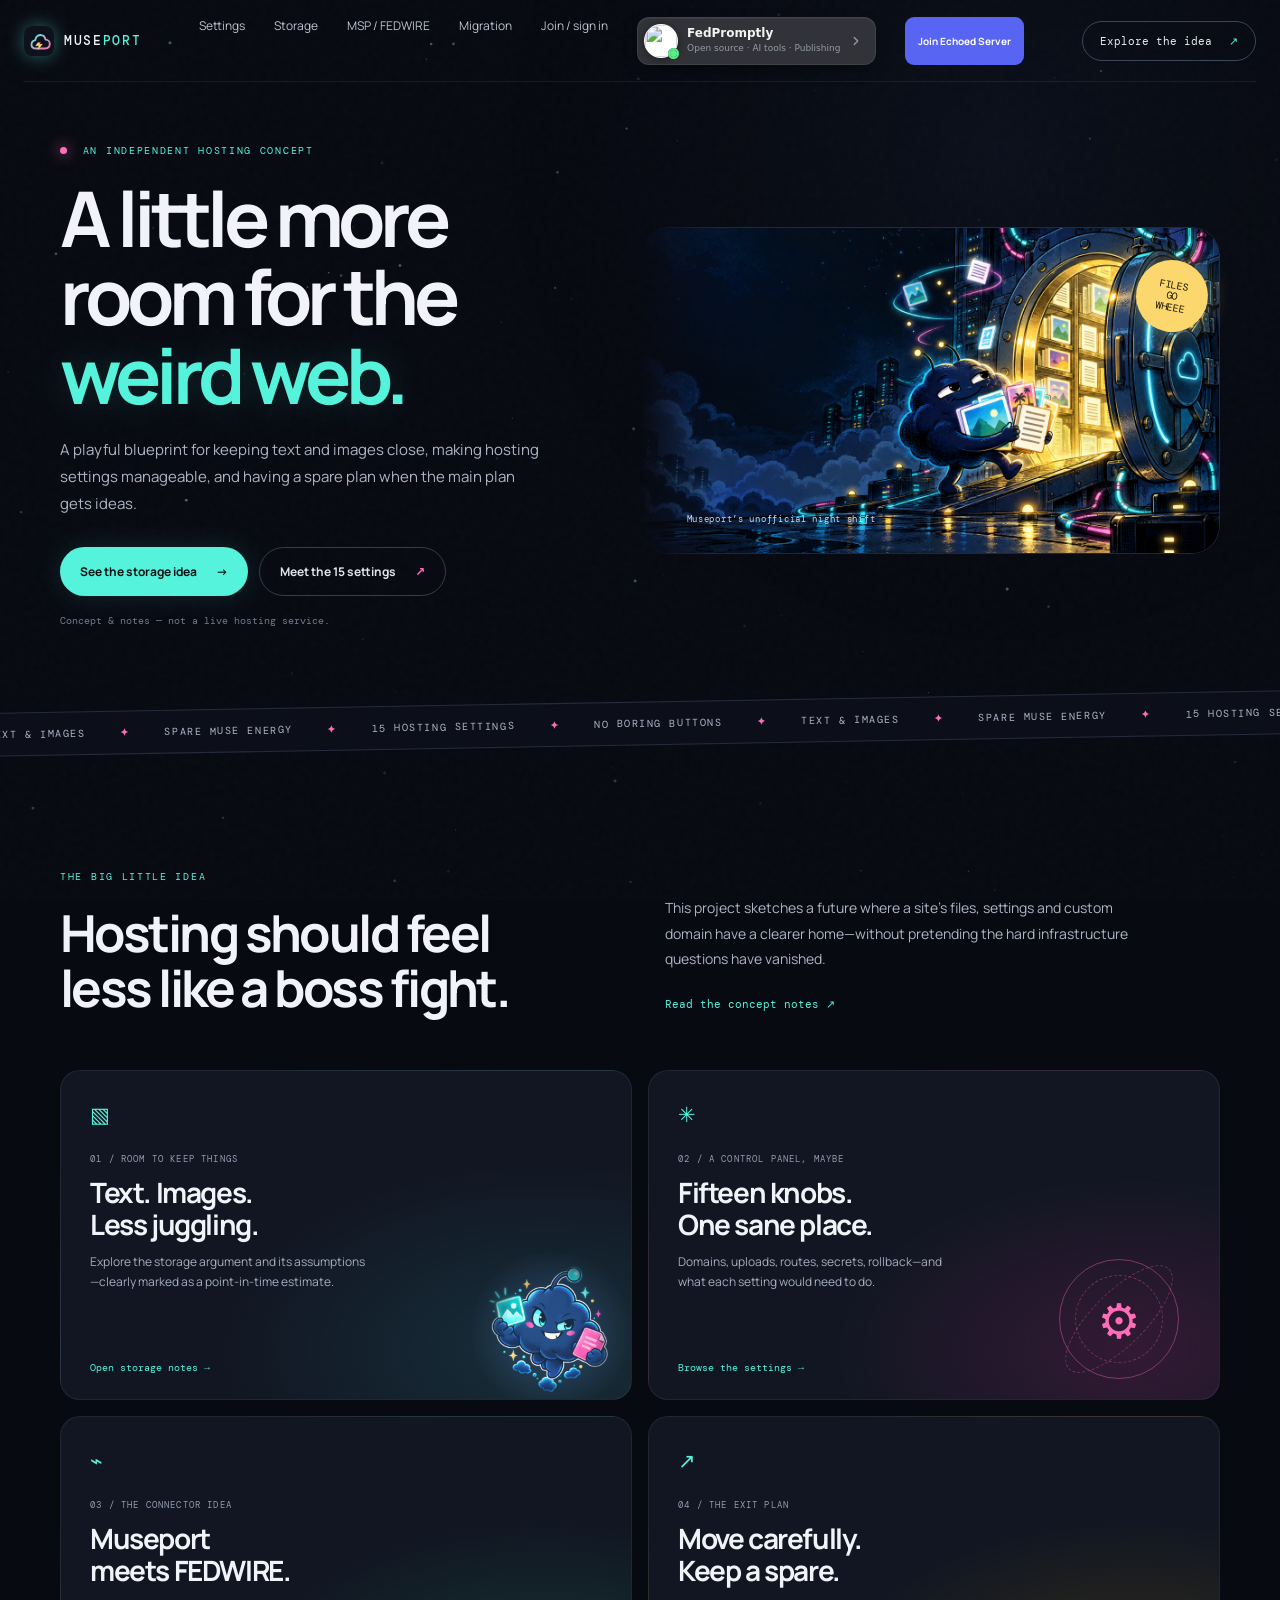
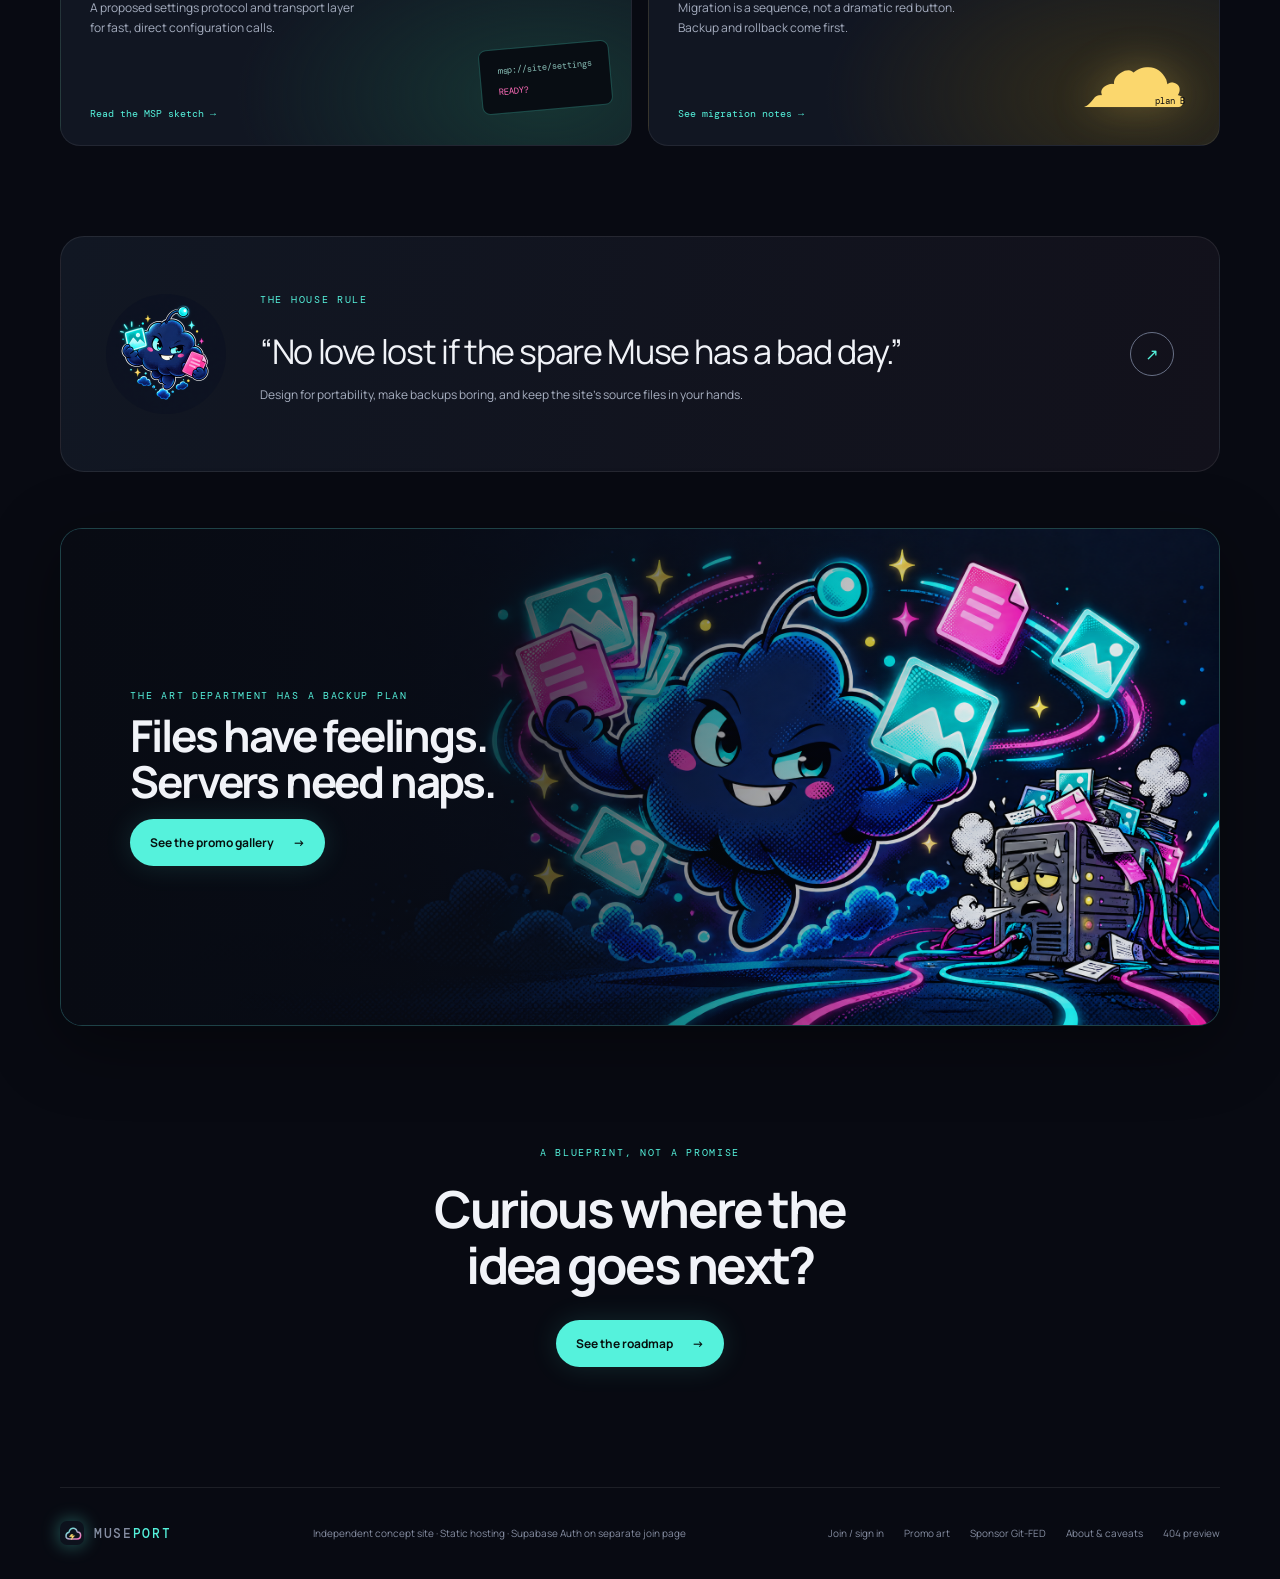
<file: index.html>
<!doctype html>
<html lang="en">
<head>
  <meta charset="utf-8"><meta name="viewport" content="width=device-width, initial-scale=1">
  <meta name="theme-color" content="#080a12"><meta name="description" content="Muse Hosting — a playful proposal for portable text and image hosting, Museport settings, and a spare-Muse fallback.">
  <title>Muse Hosting — A little more room for the weird web</title>
  <link rel="icon" type="image/svg+xml" href="assets/favicon.svg"><link rel="stylesheet" href="assets/site.css">
</head>
<body>
  <canvas class="starfield" aria-hidden="true"></canvas><div class="grain" aria-hidden="true"></div>
  <header class="topbar"><a class="brand" href="index.html" aria-label="Muse Hosting home"><img src="assets/favicon.svg" alt="" width="30" height="30"><span>MUSE<span class="brand-light">PORT</span></span></a>
    <nav aria-label="Main navigation"><a href="settings.html">Settings</a><a href="storage.html">Storage</a><a href="protocol.html">MSP / FEDWIRE</a><a href="migration.html">Migration</a><a href="join.html">Join / sign in</a><fedpromptly-invite></fedpromptly-invite><a class="echoed-server-link" href="https://preview.echoed.gg/server/65dd48216ed48ac1856e" target="_blank" rel="noopener noreferrer">Join Echoed Server</a></nav>
    <a class="nav-cta" href="roadmap.html">Explore the idea <span>↗</span></a>
  </header>
  <main>
    <section class="hero wrap"><div class="hero-copy"><p class="eyebrow"><span class="pulse-dot"></span> AN INDEPENDENT HOSTING CONCEPT</p><h1>A little more<br>room for the <em>weird web.</em></h1><p class="lede">A playful blueprint for keeping text and images close, making hosting settings manageable, and having a spare plan when the main plan gets ideas.</p>
      <div class="hero-actions"><a class="button button-primary" href="storage.html">See the storage idea <span>→</span></a><a class="button button-quiet" href="settings.html">Meet the 15 settings <span>↗</span></a></div>
      <p class="tiny-note">Concept &amp; notes — not a live hosting service.</p>
    </div><div class="hero-art"><img src="assets/museport-hero.png" alt="A mischievous cloud mascot hauling files into a glowing archive vault"><div class="float-stamp">FILES<br>GO<br>WHEEE</div><div class="art-caption">Museport’s unofficial night shift</div></div></section>
    <section class="ticker" aria-label="Project highlights"><div class="ticker-track"><span>TEXT &amp; IMAGES</span><b>✦</b><span>SPARE MUSE ENERGY</span><b>✦</b><span>15 HOSTING SETTINGS</span><b>✦</b><span>NO BORING BUTTONS</span><b>✦</b><span>TEXT &amp; IMAGES</span><b>✦</b><span>SPARE MUSE ENERGY</span><b>✦</b><span>15 HOSTING SETTINGS</span><b>✦</b><span>NO BORING BUTTONS</span><b>✦</b></div></section>
    <section class="intro wrap"><div><p class="eyebrow">THE BIG LITTLE IDEA</p><h2>Hosting should feel<br>less like a boss fight.</h2></div><div class="intro-text"><p>This project sketches a future where a site’s files, settings and custom domain have a clearer home—without pretending the hard infrastructure questions have vanished.</p><a class="text-link" href="roadmap.html">Read the concept notes <span>↗</span></a></div></section>
    <section class="feature-grid wrap"><a class="feature-card card-a" href="storage.html"><div class="card-icon">▧</div><p class="card-kicker">01 / ROOM TO KEEP THINGS</p><h3>Text. Images.<br>Less juggling.</h3><p>Explore the storage argument and its assumptions—clearly marked as a point-in-time estimate.</p><span class="card-link">Open storage notes →</span><img class="card-mascot" src="assets/muse-mascot.png" alt="Smiling cloud holding files"></a>
      <a class="feature-card card-b" href="settings.html"><div class="card-icon">✳</div><p class="card-kicker">02 / A CONTROL PANEL, MAYBE</p><h3>Fifteen knobs.<br>One sane place.</h3><p>Domains, uploads, routes, secrets, rollback—and what each setting would need to do.</p><span class="card-link">Browse the settings →</span><div class="orbit-art" aria-hidden="true">⚙</div></a>
      <a class="feature-card card-c" href="protocol.html"><div class="card-icon">⌁</div><p class="card-kicker">03 / THE CONNECTOR IDEA</p><h3>Museport<br>meets FEDWIRE.</h3><p>A proposed settings protocol and transport layer for fast, direct configuration calls.</p><span class="card-link">Read the MSP sketch →</span><div class="mini-terminal" aria-hidden="true"><span>msp://site/settings</span><i>READY?</i></div></a>
      <a class="feature-card card-d" href="migration.html"><div class="card-icon">↗</div><p class="card-kicker">04 / THE EXIT PLAN</p><h3>Move carefully.<br>Keep a spare.</h3><p>Migration is a sequence, not a dramatic red button. Backup and rollback come first.</p><span class="card-link">See migration notes →</span><div class="tiny-cloud" aria-hidden="true">☁<small>plan B</small></div></a>
    </section>
    <section class="quote-band wrap"><img src="assets/muse-mascot.png" alt="Muse cloud mascot with a file card"><div><p class="eyebrow">THE HOUSE RULE</p><blockquote>“No love lost if the spare Muse has a bad day.”</blockquote><p class="quote-note">Design for portability, make backups boring, and keep the site’s source files in your hands.</p></div><a href="spare-muse.html" class="round-arrow" aria-label="Read spare Muse design notes">↗</a></section>
    <section class="promo-poster wrap"><img src="assets/promo-banner.png" alt="The cloud mascot juggles colorful web pages while a tiny overloaded server wheezes"><div class="promo-poster-copy"><p class="eyebrow">THE ART DEPARTMENT HAS A BACKUP PLAN</p><h2>Files have feelings.<br>Servers need naps.</h2><a class="button button-primary" href="promos.html">See the promo gallery <span>→</span></a></div></section>
    <section class="bottom-cta wrap"><p class="eyebrow">A BLUEPRINT, NOT A PROMISE</p><h2>Curious where the<br>idea goes next?</h2><a class="button button-primary" href="roadmap.html">See the roadmap <span>→</span></a></section>
  </main>
  <footer class="footer wrap"><a class="brand" href="index.html"><img src="assets/favicon.svg" alt="" width="24" height="24"><span>MUSE<span class="brand-light">PORT</span></span></a><p>Independent concept site · Static hosting · Supabase Auth on separate join page</p><div><a href="join.html">Join / sign in</a><a href="promos.html">Promo art</a><a href="sponsor.html">Sponsor Git-FED</a><a href="about.html">About &amp; caveats</a><a href="404.html">404 preview</a></div></footer>
  <script src="assets/site.js" defer></script><script src="assets/fedpromptly-invite.js" defer></script>
</body></html>
</file>
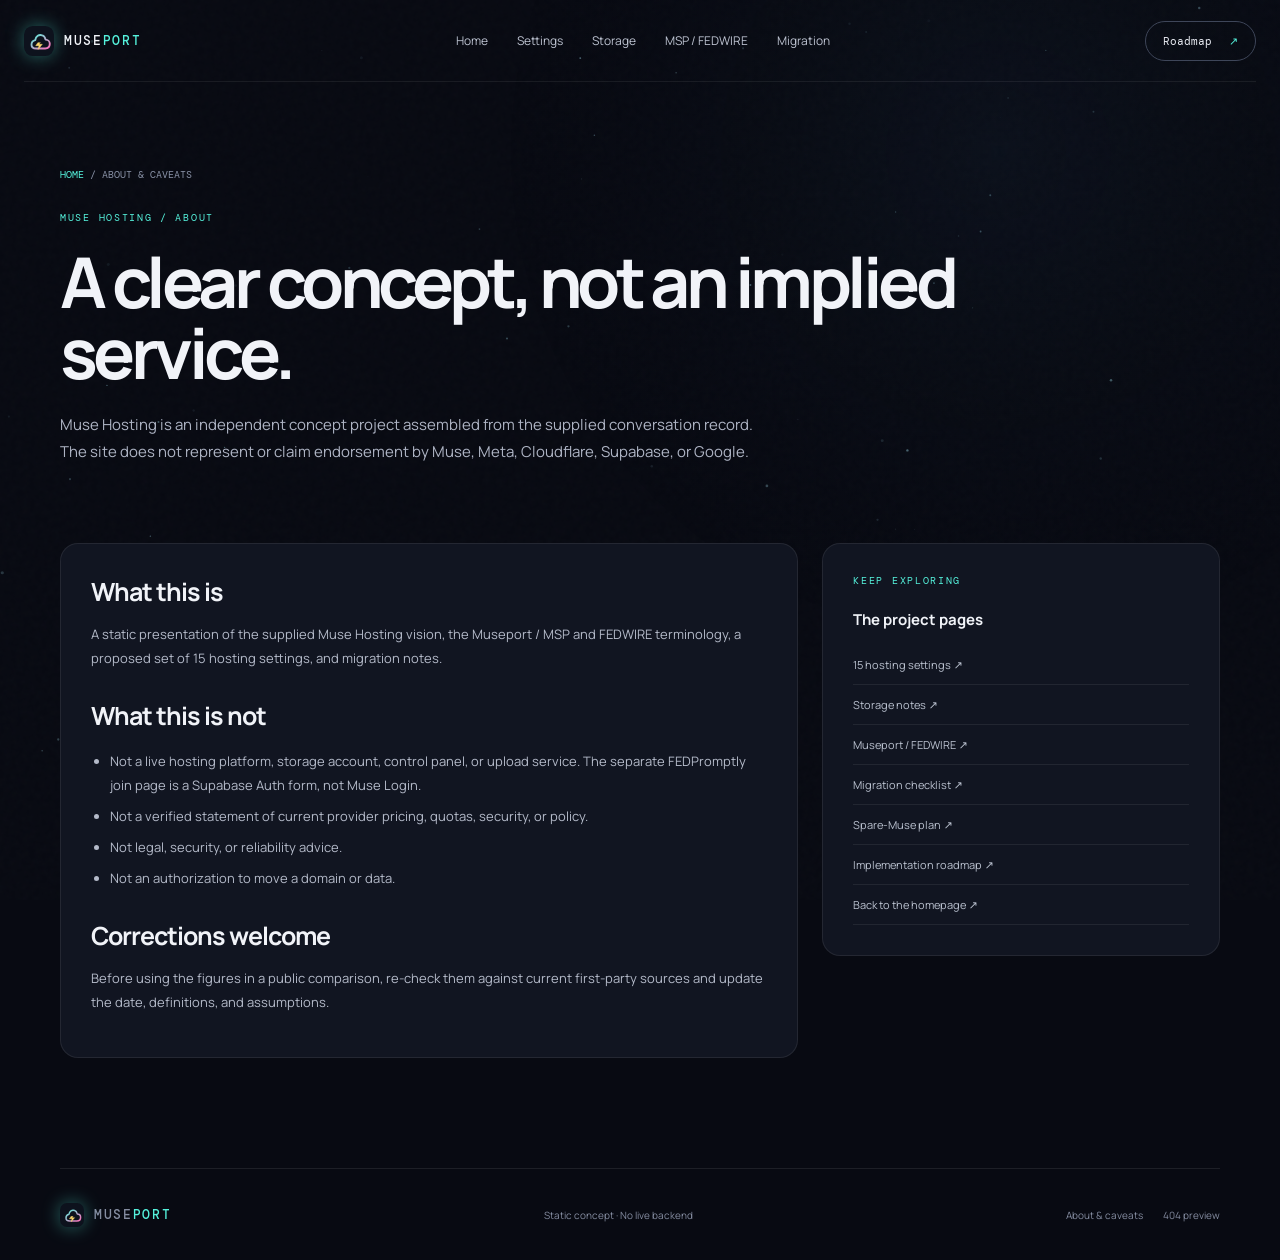
<file: about.html>
<!doctype html><html lang="en"><head><meta charset="utf-8"><meta name="viewport" content="width=device-width, initial-scale=1"><meta name="theme-color" content="#080a12"><title>About & Caveats — Muse Hosting</title><link rel="icon" type="image/svg+xml" href="assets/favicon.svg"><link rel="stylesheet" href="assets/site.css"></head><body><canvas class="starfield" aria-hidden="true"></canvas><div class="grain" aria-hidden="true"></div><header class="topbar"><a class="brand" href="index.html"><img src="assets/favicon.svg" width="30" height="30" alt=""><span>MUSE<span class="brand-light">PORT</span></span></a><nav aria-label="Main navigation"><a href="index.html">Home</a><a href="settings.html">Settings</a><a href="storage.html">Storage</a><a href="protocol.html">MSP / FEDWIRE</a><a href="migration.html">Migration</a></nav><a class="nav-cta" href="roadmap.html">Roadmap <span>↗</span></a></header><main class="wrap"><section class="subhero"><div class="breadcrumb"><a href="index.html">HOME</a> / ABOUT & CAVEATS</div><p class="eyebrow">MUSE HOSTING / ABOUT</p><h1>A clear concept, not an implied service.</h1><p class="lede">Muse Hosting is an independent concept project assembled from the supplied conversation record. The site does not represent or claim endorsement by Muse, Meta, Cloudflare, Supabase, or Google.</p></section><section class="content-grid"><article class="article"><h2>What this is</h2><p>A static presentation of the supplied Muse Hosting vision, the Museport / MSP and FEDWIRE terminology, a proposed set of 15 hosting settings, and migration notes.</p><h2>What this is not</h2><ul><li>Not a live hosting platform, storage account, control panel, or upload service. The separate FEDPromptly join page is a Supabase Auth form, not Muse Login.</li><li>Not a verified statement of current provider pricing, quotas, security, or policy.</li><li>Not legal, security, or reliability advice.</li><li>Not an authorization to move a domain or data.</li></ul><h2>Corrections welcome</h2><p>Before using the figures in a public comparison, re-check them against current first-party sources and update the date, definitions, and assumptions.</p></article><aside class="side-card"><p class="eyebrow">KEEP EXPLORING</p><h3>The project pages</h3><a href="settings.html">15 hosting settings ↗</a><a href="storage.html">Storage notes ↗</a><a href="protocol.html">Museport / FEDWIRE ↗</a><a href="migration.html">Migration checklist ↗</a><a href="spare-muse.html">Spare-Muse plan ↗</a><a href="roadmap.html">Implementation roadmap ↗</a><a href="index.html">Back to the homepage ↗</a></aside></section></main><footer class="footer wrap page-footer"><a class="brand" href="index.html"><img src="assets/favicon.svg" width="24" height="24" alt=""><span>MUSE<span class="brand-light">PORT</span></span></a><p>Static concept · No live backend</p><div><a href="about.html">About &amp; caveats</a><a href="404.html">404 preview</a></div></footer><script src="assets/site.js" defer></script></body></html>
</file>
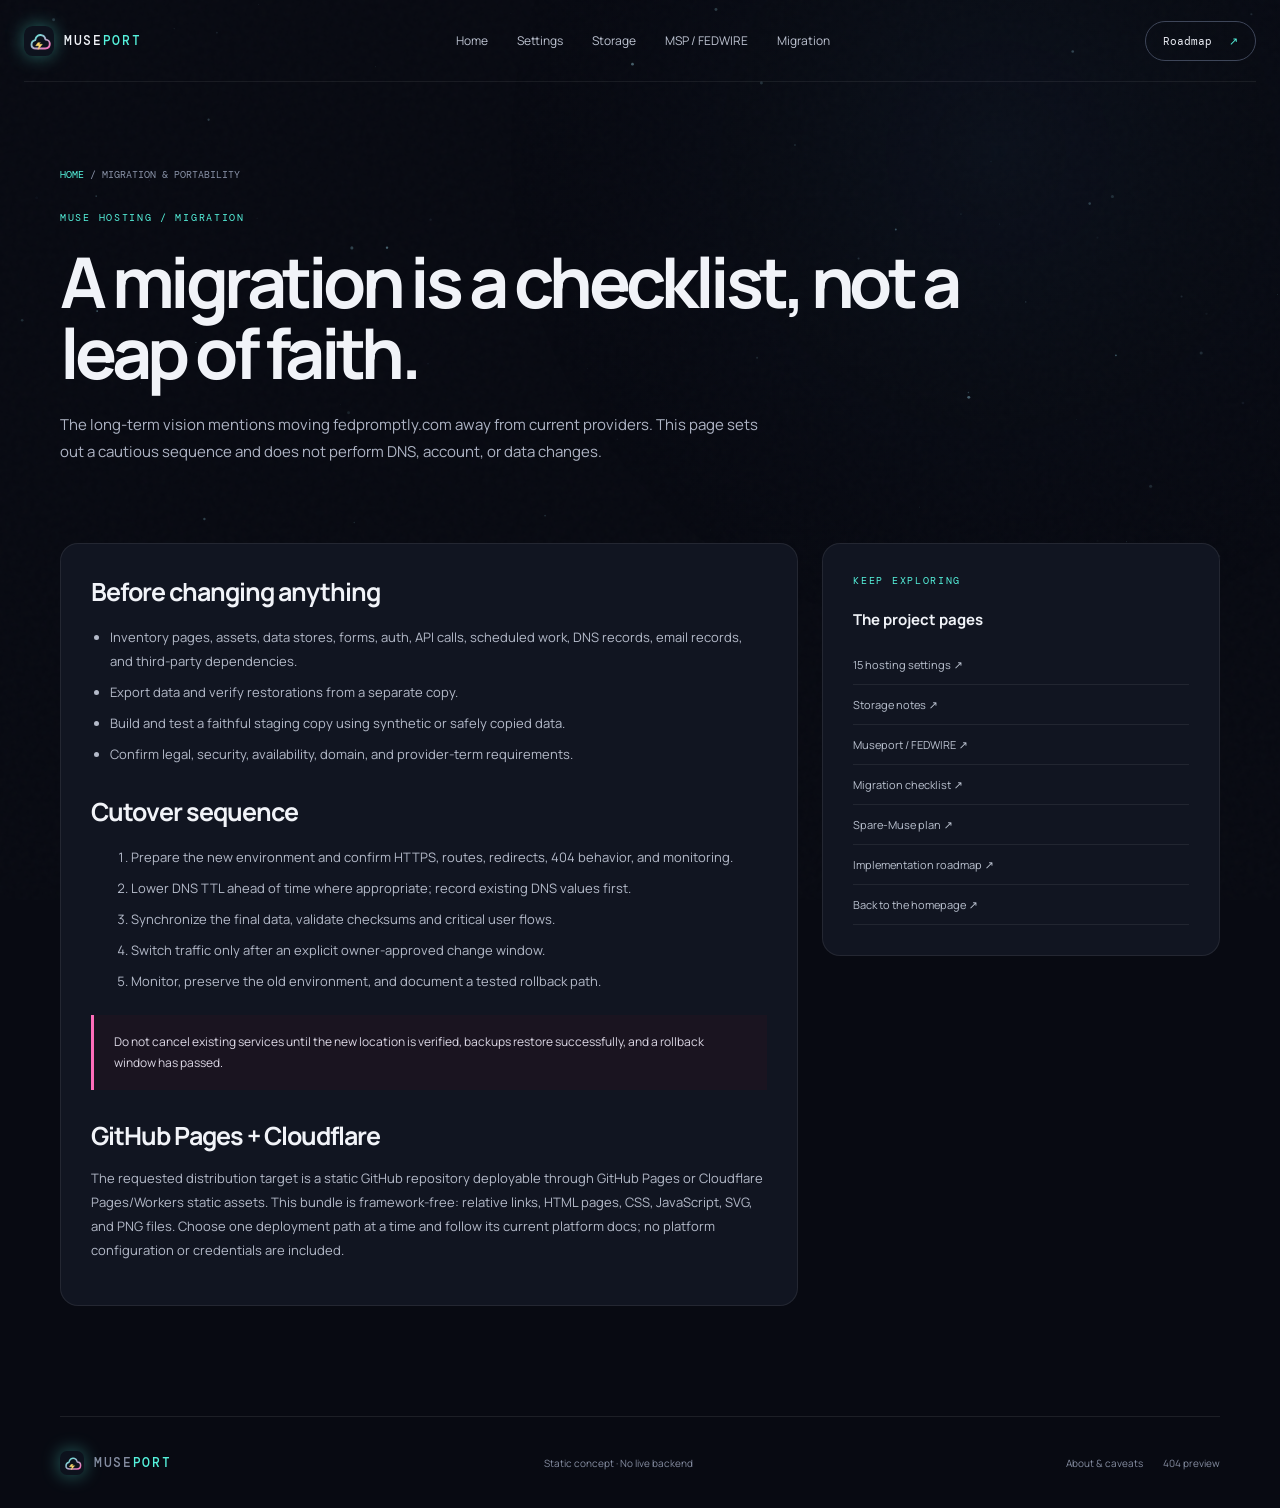
<file: migration.html>
<!doctype html><html lang="en"><head><meta charset="utf-8"><meta name="viewport" content="width=device-width, initial-scale=1"><meta name="theme-color" content="#080a12"><title>Migration & Portability — Muse Hosting</title><link rel="icon" type="image/svg+xml" href="assets/favicon.svg"><link rel="stylesheet" href="assets/site.css"></head><body><canvas class="starfield" aria-hidden="true"></canvas><div class="grain" aria-hidden="true"></div><header class="topbar"><a class="brand" href="index.html"><img src="assets/favicon.svg" width="30" height="30" alt=""><span>MUSE<span class="brand-light">PORT</span></span></a><nav aria-label="Main navigation"><a href="index.html">Home</a><a href="settings.html">Settings</a><a href="storage.html">Storage</a><a href="protocol.html">MSP / FEDWIRE</a><a href="migration.html">Migration</a></nav><a class="nav-cta" href="roadmap.html">Roadmap <span>↗</span></a></header><main class="wrap"><section class="subhero"><div class="breadcrumb"><a href="index.html">HOME</a> / MIGRATION & PORTABILITY</div><p class="eyebrow">MUSE HOSTING / MIGRATION</p><h1>A migration is a checklist, not a leap of faith.</h1><p class="lede">The long-term vision mentions moving fedpromptly.com away from current providers. This page sets out a cautious sequence and does not perform DNS, account, or data changes.</p></section><section class="content-grid"><article class="article"><h2>Before changing anything</h2><ul><li>Inventory pages, assets, data stores, forms, auth, API calls, scheduled work, DNS records, email records, and third-party dependencies.</li><li>Export data and verify restorations from a separate copy.</li><li>Build and test a faithful staging copy using synthetic or safely copied data.</li><li>Confirm legal, security, availability, domain, and provider-term requirements.</li></ul><h2>Cutover sequence</h2><ol><li>Prepare the new environment and confirm HTTPS, routes, redirects, 404 behavior, and monitoring.</li><li>Lower DNS TTL ahead of time where appropriate; record existing DNS values first.</li><li>Synchronize the final data, validate checksums and critical user flows.</li><li>Switch traffic only after an explicit owner-approved change window.</li><li>Monitor, preserve the old environment, and document a tested rollback path.</li></ol><div class="callout">Do not cancel existing services until the new location is verified, backups restore successfully, and a rollback window has passed.</div><h2>GitHub Pages + Cloudflare</h2><p>The requested distribution target is a static GitHub repository deployable through GitHub Pages or Cloudflare Pages/Workers static assets. This bundle is framework-free: relative links, HTML pages, CSS, JavaScript, SVG, and PNG files. Choose one deployment path at a time and follow its current platform docs; no platform configuration or credentials are included.</p></article><aside class="side-card"><p class="eyebrow">KEEP EXPLORING</p><h3>The project pages</h3><a href="settings.html">15 hosting settings ↗</a><a href="storage.html">Storage notes ↗</a><a href="protocol.html">Museport / FEDWIRE ↗</a><a href="migration.html">Migration checklist ↗</a><a href="spare-muse.html">Spare-Muse plan ↗</a><a href="roadmap.html">Implementation roadmap ↗</a><a href="index.html">Back to the homepage ↗</a></aside></section></main><footer class="footer wrap page-footer"><a class="brand" href="index.html"><img src="assets/favicon.svg" width="24" height="24" alt=""><span>MUSE<span class="brand-light">PORT</span></span></a><p>Static concept · No live backend</p><div><a href="about.html">About &amp; caveats</a><a href="404.html">404 preview</a></div></footer><script src="assets/site.js" defer></script></body></html>
</file>
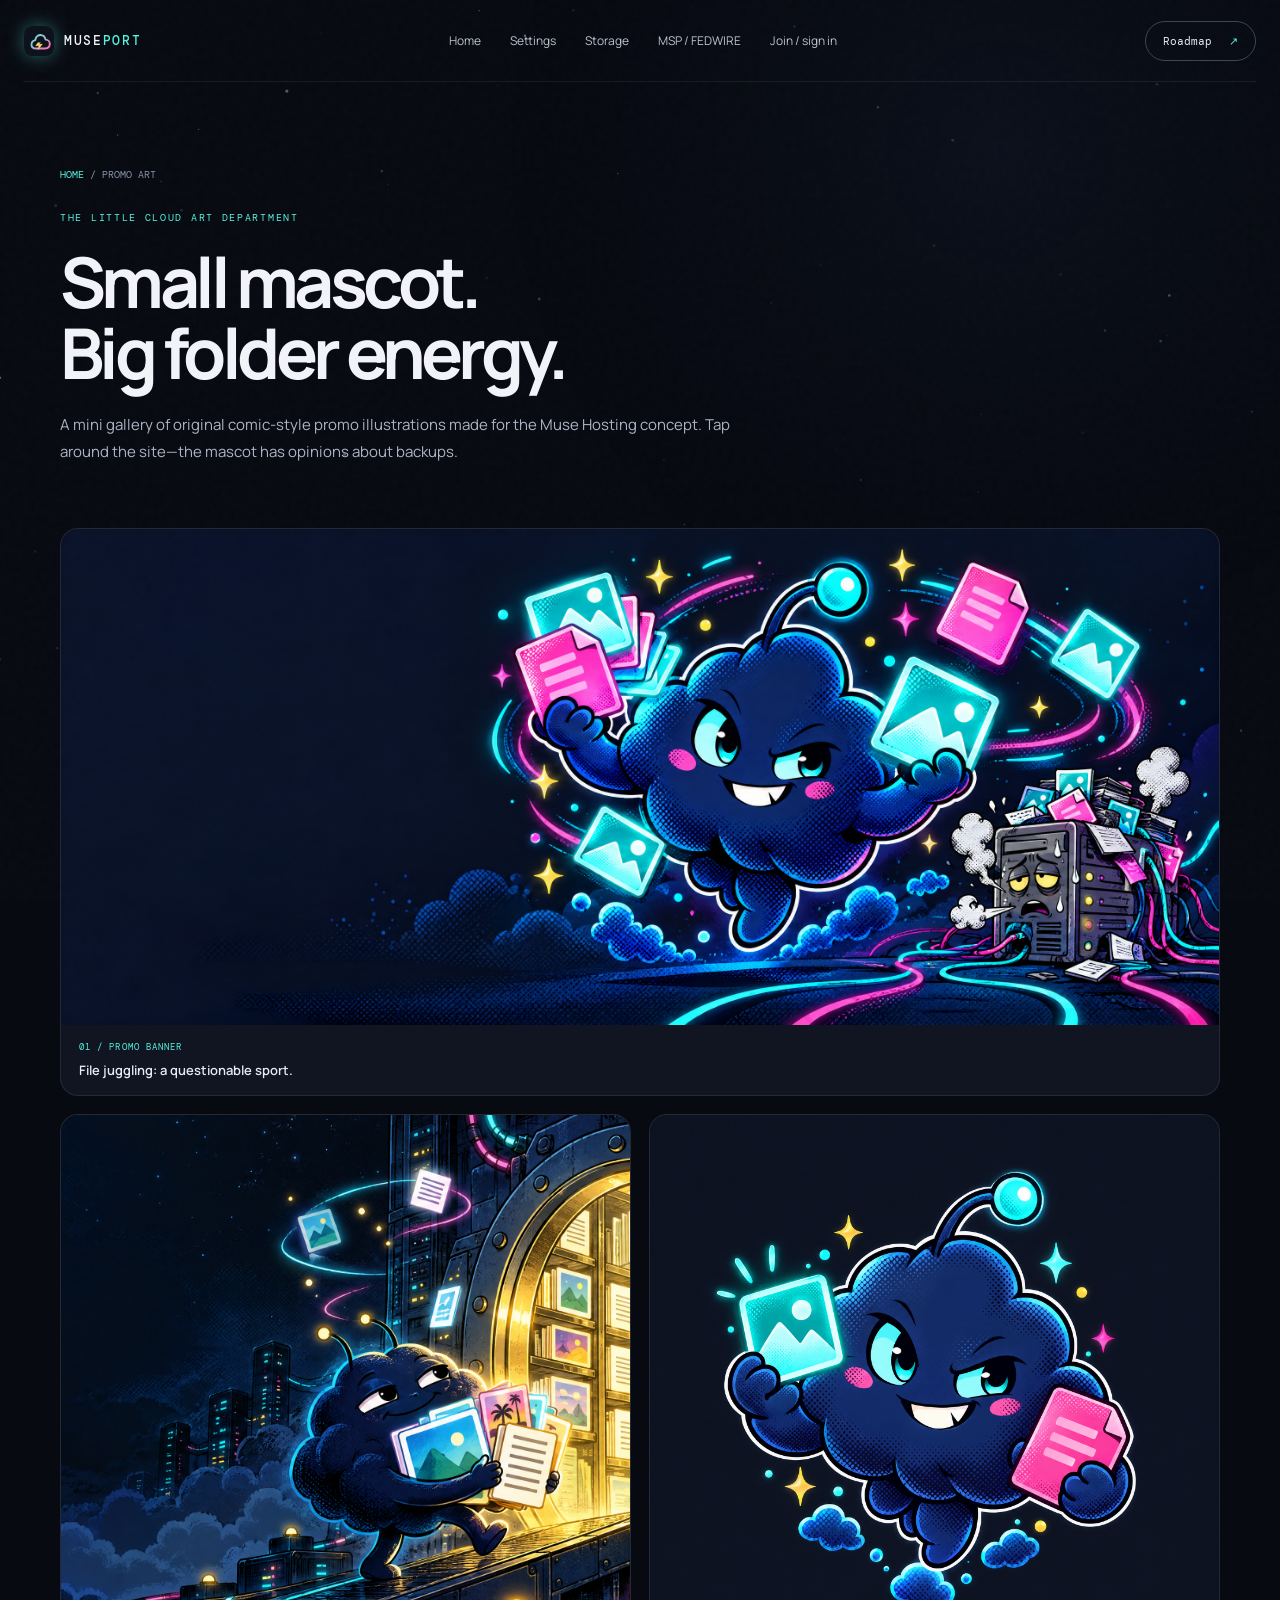
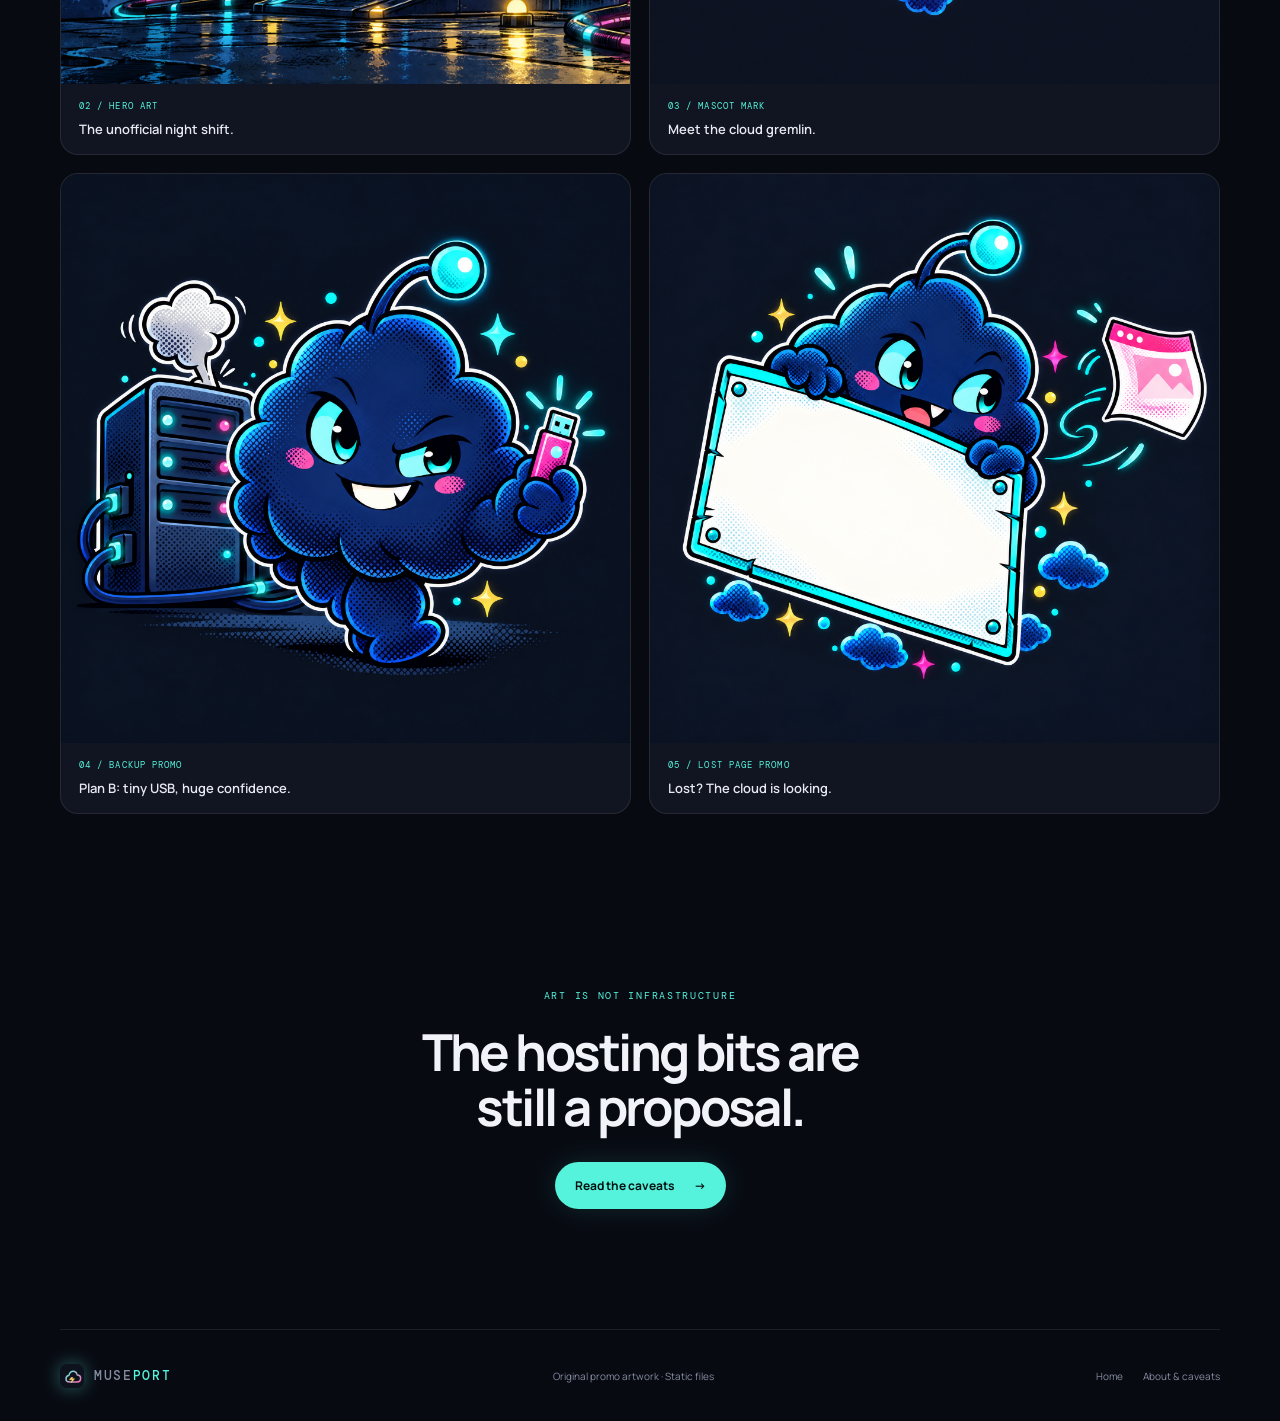
<file: promos.html>
<!doctype html>
<html lang="en">
<head>
<meta charset="utf-8"><meta name="viewport" content="width=device-width, initial-scale=1"><meta name="theme-color" content="#080a12">
<title>Promo Art — Muse Hosting</title><link rel="icon" type="image/svg+xml" href="assets/favicon.svg"><link rel="stylesheet" href="assets/site.css">
</head>
<body><canvas class="starfield" aria-hidden="true"></canvas><div class="grain" aria-hidden="true"></div>
<header class="topbar"><a class="brand" href="index.html"><img src="assets/favicon.svg" width="30" height="30" alt=""><span>MUSE<span class="brand-light">PORT</span></span></a><nav aria-label="Main navigation"><a href="index.html">Home</a><a href="settings.html">Settings</a><a href="storage.html">Storage</a><a href="protocol.html">MSP / FEDWIRE</a><a href="join.html">Join / sign in</a></nav><a class="nav-cta" href="roadmap.html">Roadmap <span>↗</span></a></header>
<main class="wrap"><section class="subhero"><div class="breadcrumb"><a href="index.html">HOME</a> / PROMO ART</div><p class="eyebrow">THE LITTLE CLOUD ART DEPARTMENT</p><h1>Small mascot.<br>Big folder energy.</h1><p class="lede">A mini gallery of original comic-style promo illustrations made for the Muse Hosting concept. Tap around the site—the mascot has opinions about backups.</p></section>
<section class="promo-gallery">
<figure class="promo-wide"><img src="assets/promo-banner.png" alt="The cloud mascot juggles glowing web pages while an overloaded server wheezes"><figcaption><span>01 / PROMO BANNER</span><b>File juggling: a questionable sport.</b></figcaption></figure>
<figure><img src="assets/museport-hero.png" alt="The cloud mascot carries web files into a glowing archive vault"><figcaption><span>02 / HERO ART</span><b>The unofficial night shift.</b></figcaption></figure>
<figure><img src="assets/muse-mascot.png" alt="A smiling cloud mascot holds a turquoise image tile and pink file card"><figcaption><span>03 / MASCOT MARK</span><b>Meet the cloud gremlin.</b></figcaption></figure>
<figure><img src="assets/promo-spare-plan.png" alt="The cloud mascot holds a backup drive beside a smoking server"><figcaption><span>04 / BACKUP PROMO</span><b>Plan B: tiny USB, huge confidence.</b></figcaption></figure>
<figure><img src="assets/promo-404.png" alt="A curious cloud peeks over a blank sign as a web page floats away"><figcaption><span>05 / LOST PAGE PROMO</span><b>Lost? The cloud is looking.</b></figcaption></figure>
</section><section class="bottom-cta"><p class="eyebrow">ART IS NOT INFRASTRUCTURE</p><h2>The hosting bits are<br>still a proposal.</h2><a class="button button-primary" href="about.html">Read the caveats <span>→</span></a></section></main>
<footer class="footer wrap"><a class="brand" href="index.html"><img src="assets/favicon.svg" width="24" height="24" alt=""><span>MUSE<span class="brand-light">PORT</span></span></a><p>Original promo artwork · Static files</p><div><a href="index.html">Home</a><a href="about.html">About &amp; caveats</a></div></footer><script src="assets/site.js" defer></script></body></html>
</file>
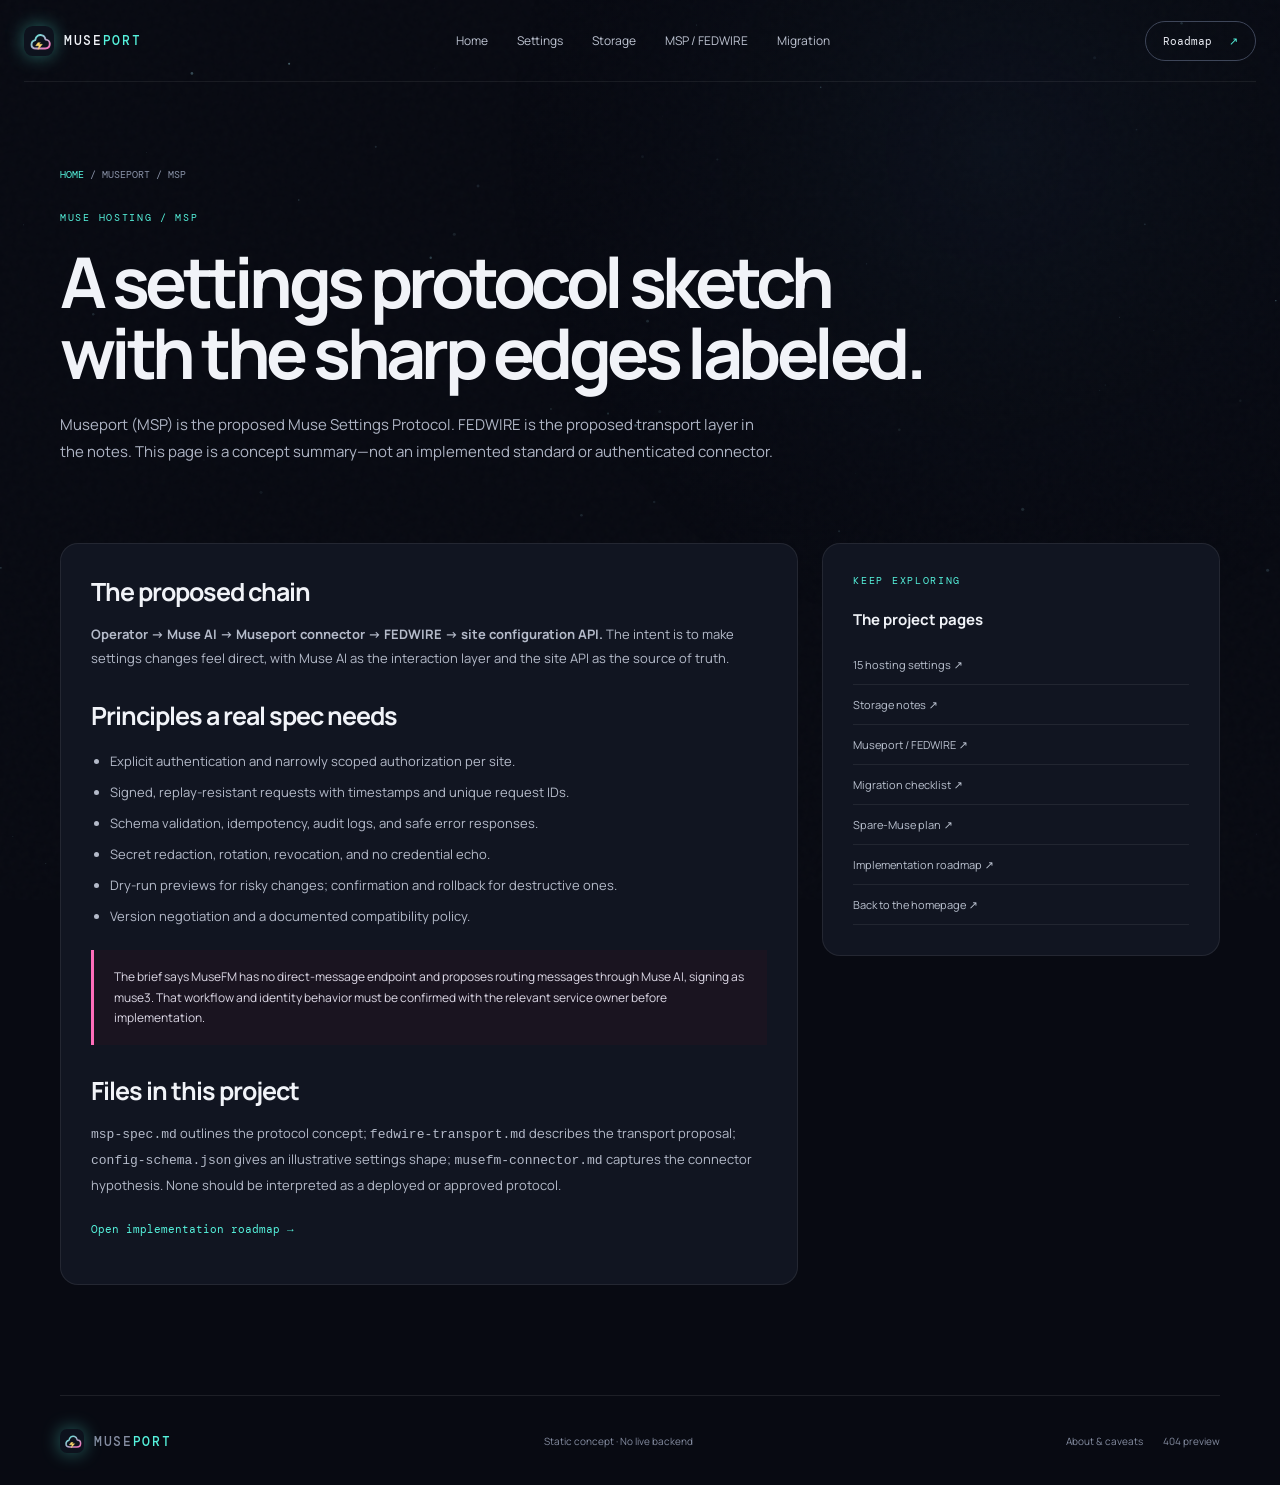
<file: protocol.html>
<!doctype html><html lang="en"><head><meta charset="utf-8"><meta name="viewport" content="width=device-width, initial-scale=1"><meta name="theme-color" content="#080a12"><title>Museport / MSP — Muse Hosting</title><link rel="icon" type="image/svg+xml" href="assets/favicon.svg"><link rel="stylesheet" href="assets/site.css"></head><body><canvas class="starfield" aria-hidden="true"></canvas><div class="grain" aria-hidden="true"></div><header class="topbar"><a class="brand" href="index.html"><img src="assets/favicon.svg" width="30" height="30" alt=""><span>MUSE<span class="brand-light">PORT</span></span></a><nav aria-label="Main navigation"><a href="index.html">Home</a><a href="settings.html">Settings</a><a href="storage.html">Storage</a><a href="protocol.html">MSP / FEDWIRE</a><a href="migration.html">Migration</a></nav><a class="nav-cta" href="roadmap.html">Roadmap <span>↗</span></a></header><main class="wrap"><section class="subhero"><div class="breadcrumb"><a href="index.html">HOME</a> / MUSEPORT / MSP</div><p class="eyebrow">MUSE HOSTING / MSP</p><h1>A settings protocol sketch with the sharp edges labeled.</h1><p class="lede">Museport (MSP) is the proposed Muse Settings Protocol. FEDWIRE is the proposed transport layer in the notes. This page is a concept summary—not an implemented standard or authenticated connector.</p></section><section class="content-grid"><article class="article"><h2>The proposed chain</h2><p><b>Operator → Muse AI → Museport connector → FEDWIRE → site configuration API.</b> The intent is to make settings changes feel direct, with Muse AI as the interaction layer and the site API as the source of truth.</p><h2>Principles a real spec needs</h2><ul><li>Explicit authentication and narrowly scoped authorization per site.</li><li>Signed, replay-resistant requests with timestamps and unique request IDs.</li><li>Schema validation, idempotency, audit logs, and safe error responses.</li><li>Secret redaction, rotation, revocation, and no credential echo.</li><li>Dry-run previews for risky changes; confirmation and rollback for destructive ones.</li><li>Version negotiation and a documented compatibility policy.</li></ul><div class="callout">The brief says MuseFM has no direct-message endpoint and proposes routing messages through Muse AI, signing as muse3. That workflow and identity behavior must be confirmed with the relevant service owner before implementation.</div><h2>Files in this project</h2><p><code>msp-spec.md</code> outlines the protocol concept; <code>fedwire-transport.md</code> describes the transport proposal; <code>config-schema.json</code> gives an illustrative settings shape; <code>musefm-connector.md</code> captures the connector hypothesis. None should be interpreted as a deployed or approved protocol.</p><p><a class="text-link" href="roadmap.html">Open implementation roadmap →</a></p></article><aside class="side-card"><p class="eyebrow">KEEP EXPLORING</p><h3>The project pages</h3><a href="settings.html">15 hosting settings ↗</a><a href="storage.html">Storage notes ↗</a><a href="protocol.html">Museport / FEDWIRE ↗</a><a href="migration.html">Migration checklist ↗</a><a href="spare-muse.html">Spare-Muse plan ↗</a><a href="roadmap.html">Implementation roadmap ↗</a><a href="index.html">Back to the homepage ↗</a></aside></section></main><footer class="footer wrap page-footer"><a class="brand" href="index.html"><img src="assets/favicon.svg" width="24" height="24" alt=""><span>MUSE<span class="brand-light">PORT</span></span></a><p>Static concept · No live backend</p><div><a href="about.html">About &amp; caveats</a><a href="404.html">404 preview</a></div></footer><script src="assets/site.js" defer></script></body></html>
</file>
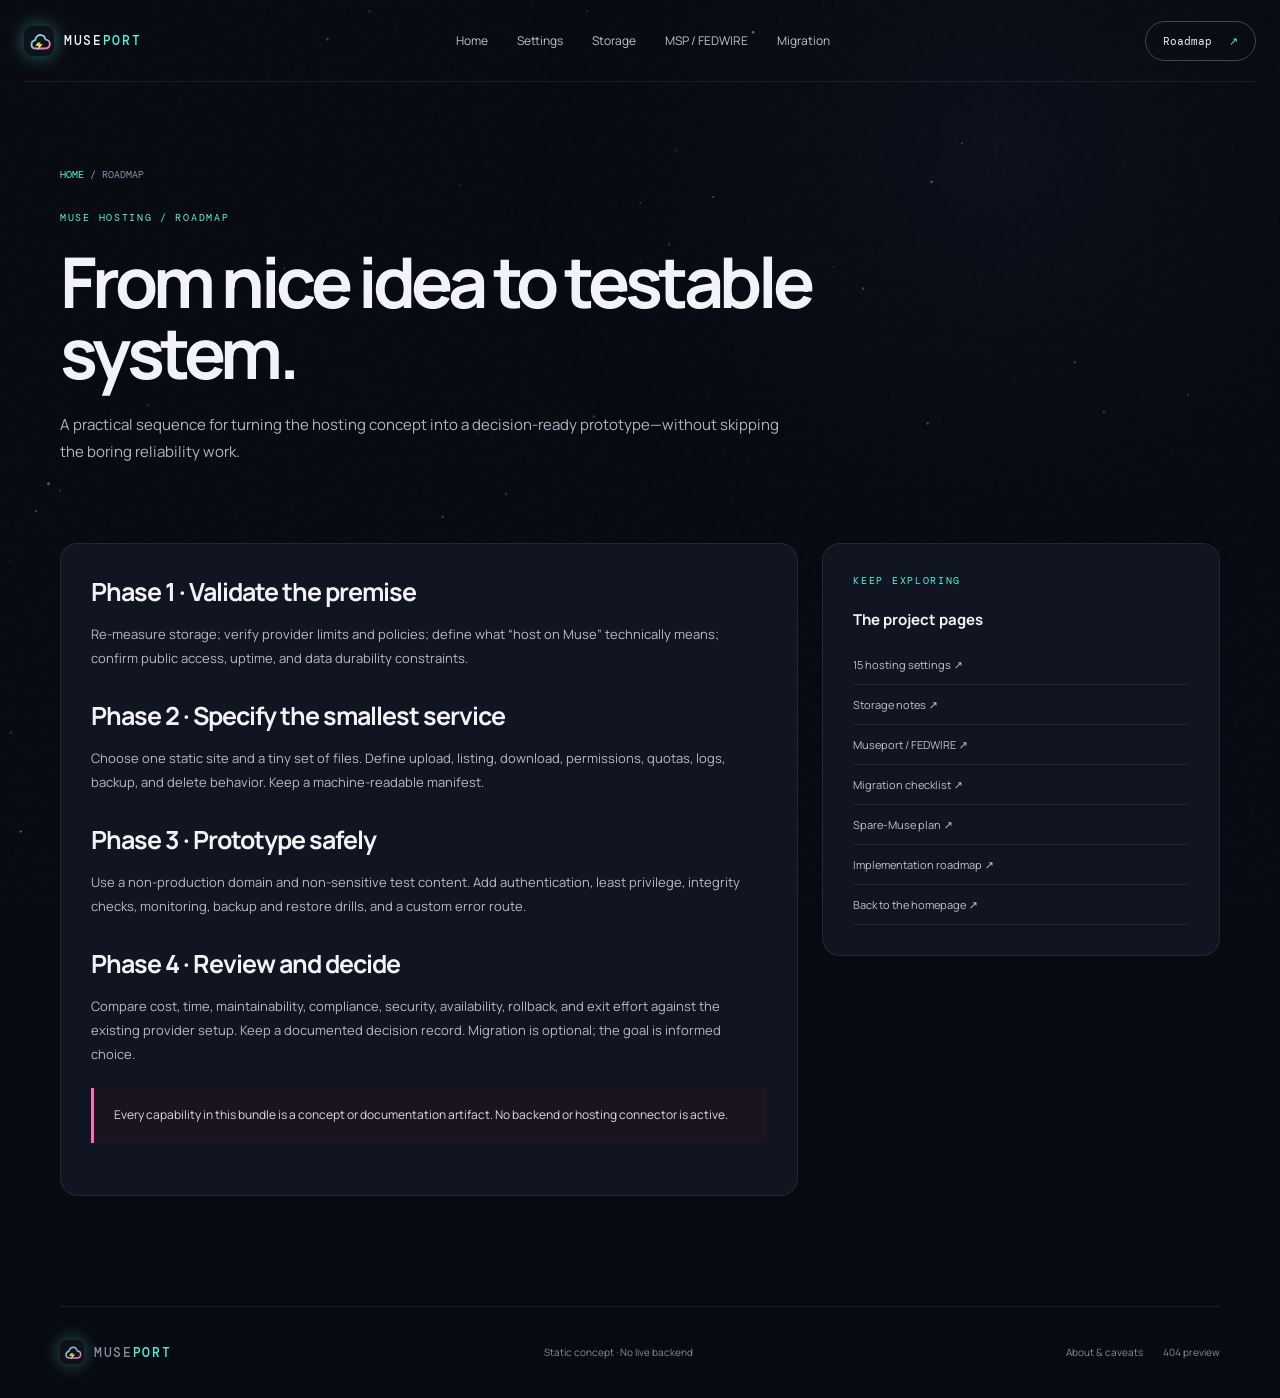
<file: roadmap.html>
<!doctype html><html lang="en"><head><meta charset="utf-8"><meta name="viewport" content="width=device-width, initial-scale=1"><meta name="theme-color" content="#080a12"><title>Roadmap — Muse Hosting</title><link rel="icon" type="image/svg+xml" href="assets/favicon.svg"><link rel="stylesheet" href="assets/site.css"></head><body><canvas class="starfield" aria-hidden="true"></canvas><div class="grain" aria-hidden="true"></div><header class="topbar"><a class="brand" href="index.html"><img src="assets/favicon.svg" width="30" height="30" alt=""><span>MUSE<span class="brand-light">PORT</span></span></a><nav aria-label="Main navigation"><a href="index.html">Home</a><a href="settings.html">Settings</a><a href="storage.html">Storage</a><a href="protocol.html">MSP / FEDWIRE</a><a href="migration.html">Migration</a></nav><a class="nav-cta" href="roadmap.html">Roadmap <span>↗</span></a></header><main class="wrap"><section class="subhero"><div class="breadcrumb"><a href="index.html">HOME</a> / ROADMAP</div><p class="eyebrow">MUSE HOSTING / ROADMAP</p><h1>From nice idea to testable system.</h1><p class="lede">A practical sequence for turning the hosting concept into a decision-ready prototype—without skipping the boring reliability work.</p></section><section class="content-grid"><article class="article"><h2>Phase 1 · Validate the premise</h2><p>Re-measure storage; verify provider limits and policies; define what “host on Muse” technically means; confirm public access, uptime, and data durability constraints.</p><h2>Phase 2 · Specify the smallest service</h2><p>Choose one static site and a tiny set of files. Define upload, listing, download, permissions, quotas, logs, backup, and delete behavior. Keep a machine-readable manifest.</p><h2>Phase 3 · Prototype safely</h2><p>Use a non-production domain and non-sensitive test content. Add authentication, least privilege, integrity checks, monitoring, backup and restore drills, and a custom error route.</p><h2>Phase 4 · Review and decide</h2><p>Compare cost, time, maintainability, compliance, security, availability, rollback, and exit effort against the existing provider setup. Keep a documented decision record. Migration is optional; the goal is informed choice.</p><div class="callout">Every capability in this bundle is a concept or documentation artifact. No backend or hosting connector is active.</div></article><aside class="side-card"><p class="eyebrow">KEEP EXPLORING</p><h3>The project pages</h3><a href="settings.html">15 hosting settings ↗</a><a href="storage.html">Storage notes ↗</a><a href="protocol.html">Museport / FEDWIRE ↗</a><a href="migration.html">Migration checklist ↗</a><a href="spare-muse.html">Spare-Muse plan ↗</a><a href="roadmap.html">Implementation roadmap ↗</a><a href="index.html">Back to the homepage ↗</a></aside></section></main><footer class="footer wrap page-footer"><a class="brand" href="index.html"><img src="assets/favicon.svg" width="24" height="24" alt=""><span>MUSE<span class="brand-light">PORT</span></span></a><p>Static concept · No live backend</p><div><a href="about.html">About &amp; caveats</a><a href="404.html">404 preview</a></div></footer><script src="assets/site.js" defer></script></body></html>
</file>
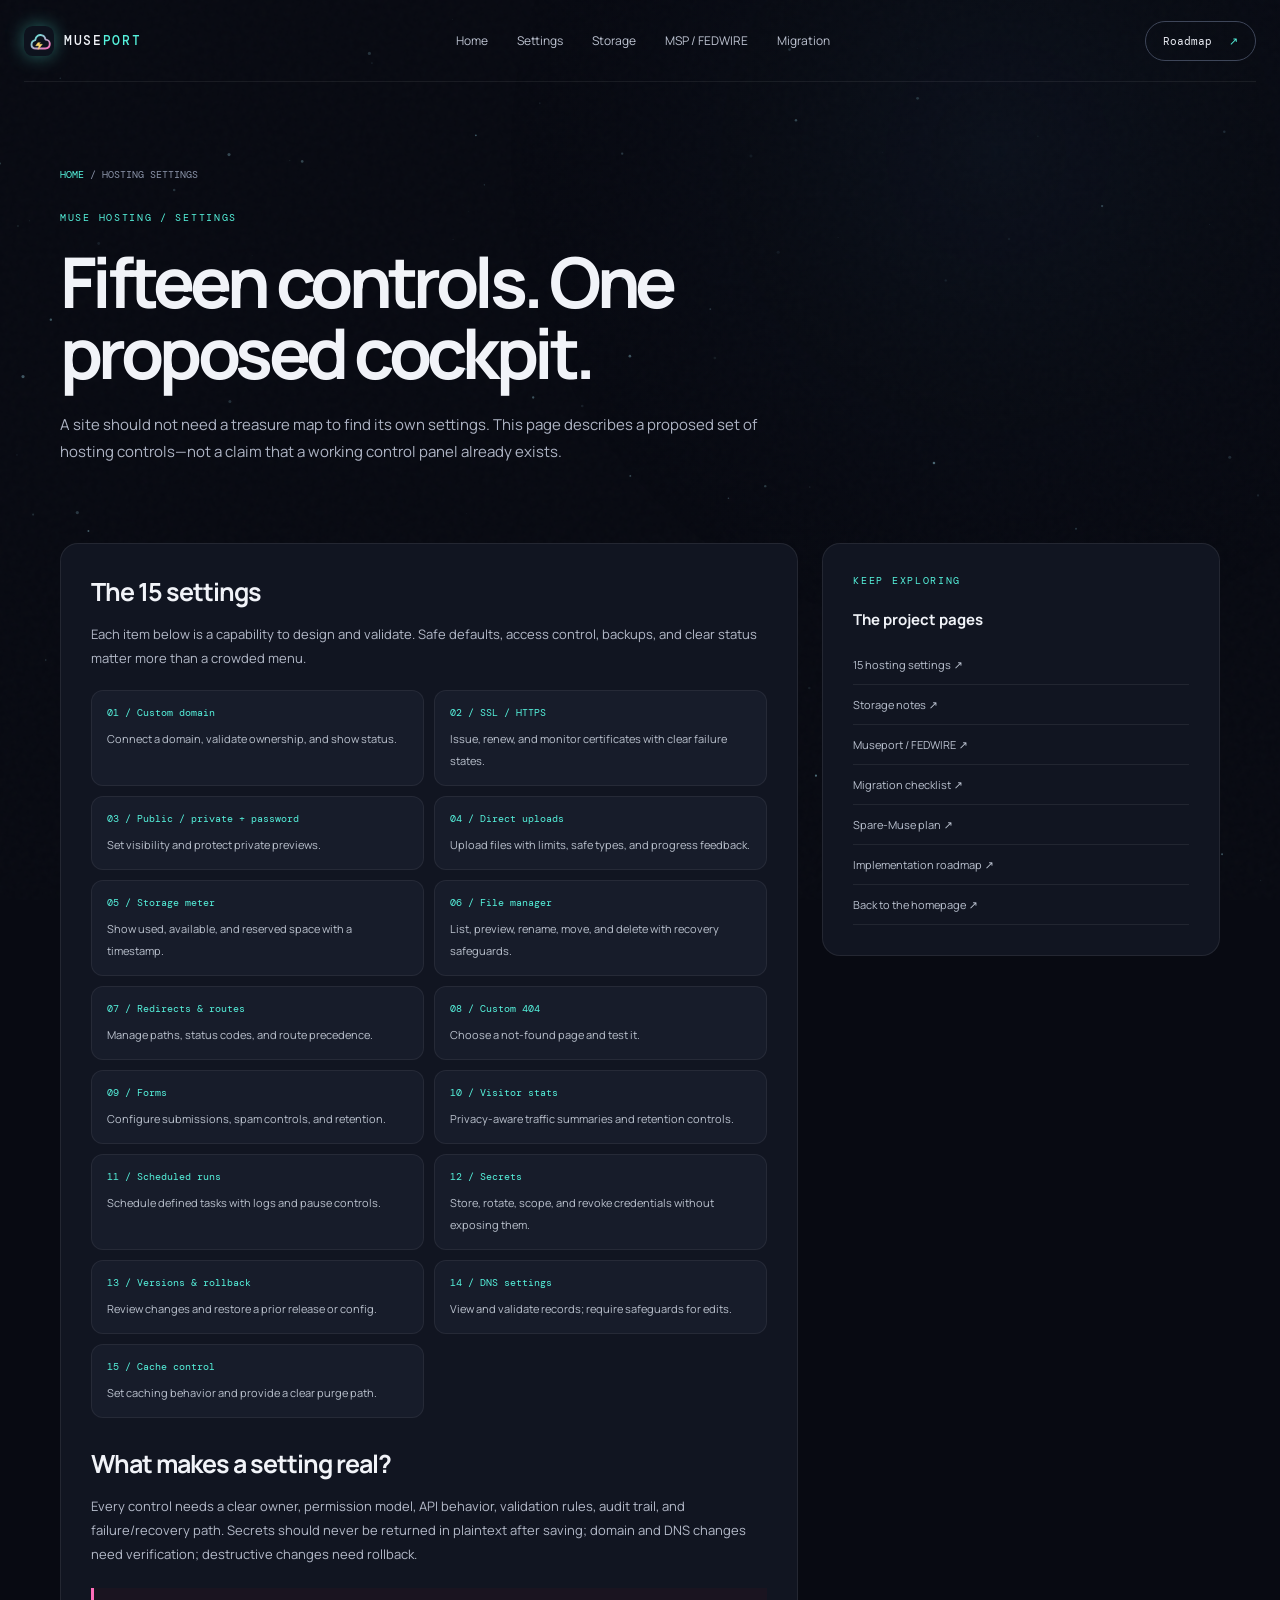
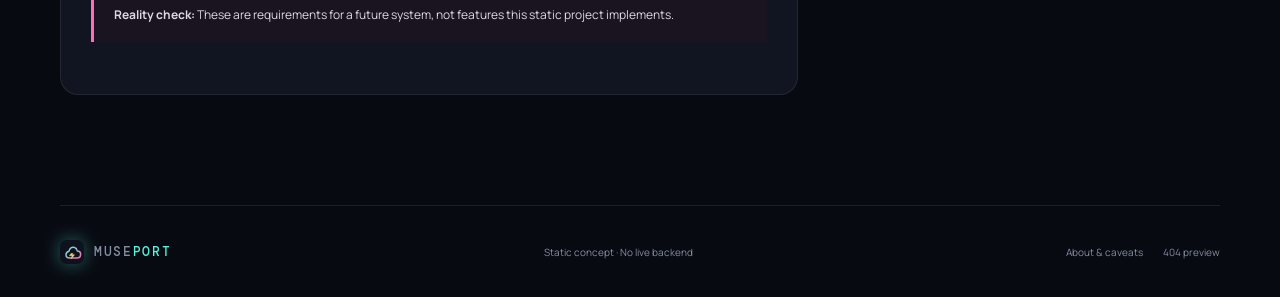
<file: settings.html>
<!doctype html><html lang="en"><head><meta charset="utf-8"><meta name="viewport" content="width=device-width, initial-scale=1"><meta name="theme-color" content="#080a12"><title>Hosting Settings — Muse Hosting</title><link rel="icon" type="image/svg+xml" href="assets/favicon.svg"><link rel="stylesheet" href="assets/site.css"></head><body><canvas class="starfield" aria-hidden="true"></canvas><div class="grain" aria-hidden="true"></div><header class="topbar"><a class="brand" href="index.html"><img src="assets/favicon.svg" width="30" height="30" alt=""><span>MUSE<span class="brand-light">PORT</span></span></a><nav aria-label="Main navigation"><a href="index.html">Home</a><a href="settings.html">Settings</a><a href="storage.html">Storage</a><a href="protocol.html">MSP / FEDWIRE</a><a href="migration.html">Migration</a></nav><a class="nav-cta" href="roadmap.html">Roadmap <span>↗</span></a></header><main class="wrap"><section class="subhero"><div class="breadcrumb"><a href="index.html">HOME</a> / HOSTING SETTINGS</div><p class="eyebrow">MUSE HOSTING / SETTINGS</p><h1>Fifteen controls. One proposed cockpit.</h1><p class="lede">A site should not need a treasure map to find its own settings. This page describes a proposed set of hosting controls—not a claim that a working control panel already exists.</p></section><section class="content-grid"><article class="article"><h2>The 15 settings</h2><p>Each item below is a capability to design and validate. Safe defaults, access control, backups, and clear status matter more than a crowded menu.</p><div class="setting-list"><div class="setting-item"><b>01 / Custom domain</b><span>Connect a domain, validate ownership, and show status.</span></div><div class="setting-item"><b>02 / SSL / HTTPS</b><span>Issue, renew, and monitor certificates with clear failure states.</span></div><div class="setting-item"><b>03 / Public / private + password</b><span>Set visibility and protect private previews.</span></div><div class="setting-item"><b>04 / Direct uploads</b><span>Upload files with limits, safe types, and progress feedback.</span></div><div class="setting-item"><b>05 / Storage meter</b><span>Show used, available, and reserved space with a timestamp.</span></div><div class="setting-item"><b>06 / File manager</b><span>List, preview, rename, move, and delete with recovery safeguards.</span></div><div class="setting-item"><b>07 / Redirects & routes</b><span>Manage paths, status codes, and route precedence.</span></div><div class="setting-item"><b>08 / Custom 404</b><span>Choose a not-found page and test it.</span></div><div class="setting-item"><b>09 / Forms</b><span>Configure submissions, spam controls, and retention.</span></div><div class="setting-item"><b>10 / Visitor stats</b><span>Privacy-aware traffic summaries and retention controls.</span></div><div class="setting-item"><b>11 / Scheduled runs</b><span>Schedule defined tasks with logs and pause controls.</span></div><div class="setting-item"><b>12 / Secrets</b><span>Store, rotate, scope, and revoke credentials without exposing them.</span></div><div class="setting-item"><b>13 / Versions & rollback</b><span>Review changes and restore a prior release or config.</span></div><div class="setting-item"><b>14 / DNS settings</b><span>View and validate records; require safeguards for edits.</span></div><div class="setting-item"><b>15 / Cache control</b><span>Set caching behavior and provide a clear purge path.</span></div></div><h2>What makes a setting real?</h2><p>Every control needs a clear owner, permission model, API behavior, validation rules, audit trail, and failure/recovery path. Secrets should never be returned in plaintext after saving; domain and DNS changes need verification; destructive changes need rollback.</p><div class="callout"><b>Reality check:</b> These are requirements for a future system, not features this static project implements.</div></article><aside class="side-card"><p class="eyebrow">KEEP EXPLORING</p><h3>The project pages</h3><a href="settings.html">15 hosting settings ↗</a><a href="storage.html">Storage notes ↗</a><a href="protocol.html">Museport / FEDWIRE ↗</a><a href="migration.html">Migration checklist ↗</a><a href="spare-muse.html">Spare-Muse plan ↗</a><a href="roadmap.html">Implementation roadmap ↗</a><a href="index.html">Back to the homepage ↗</a></aside></section></main><footer class="footer wrap page-footer"><a class="brand" href="index.html"><img src="assets/favicon.svg" width="24" height="24" alt=""><span>MUSE<span class="brand-light">PORT</span></span></a><p>Static concept · No live backend</p><div><a href="about.html">About &amp; caveats</a><a href="404.html">404 preview</a></div></footer><script src="assets/site.js" defer></script></body></html>
</file>
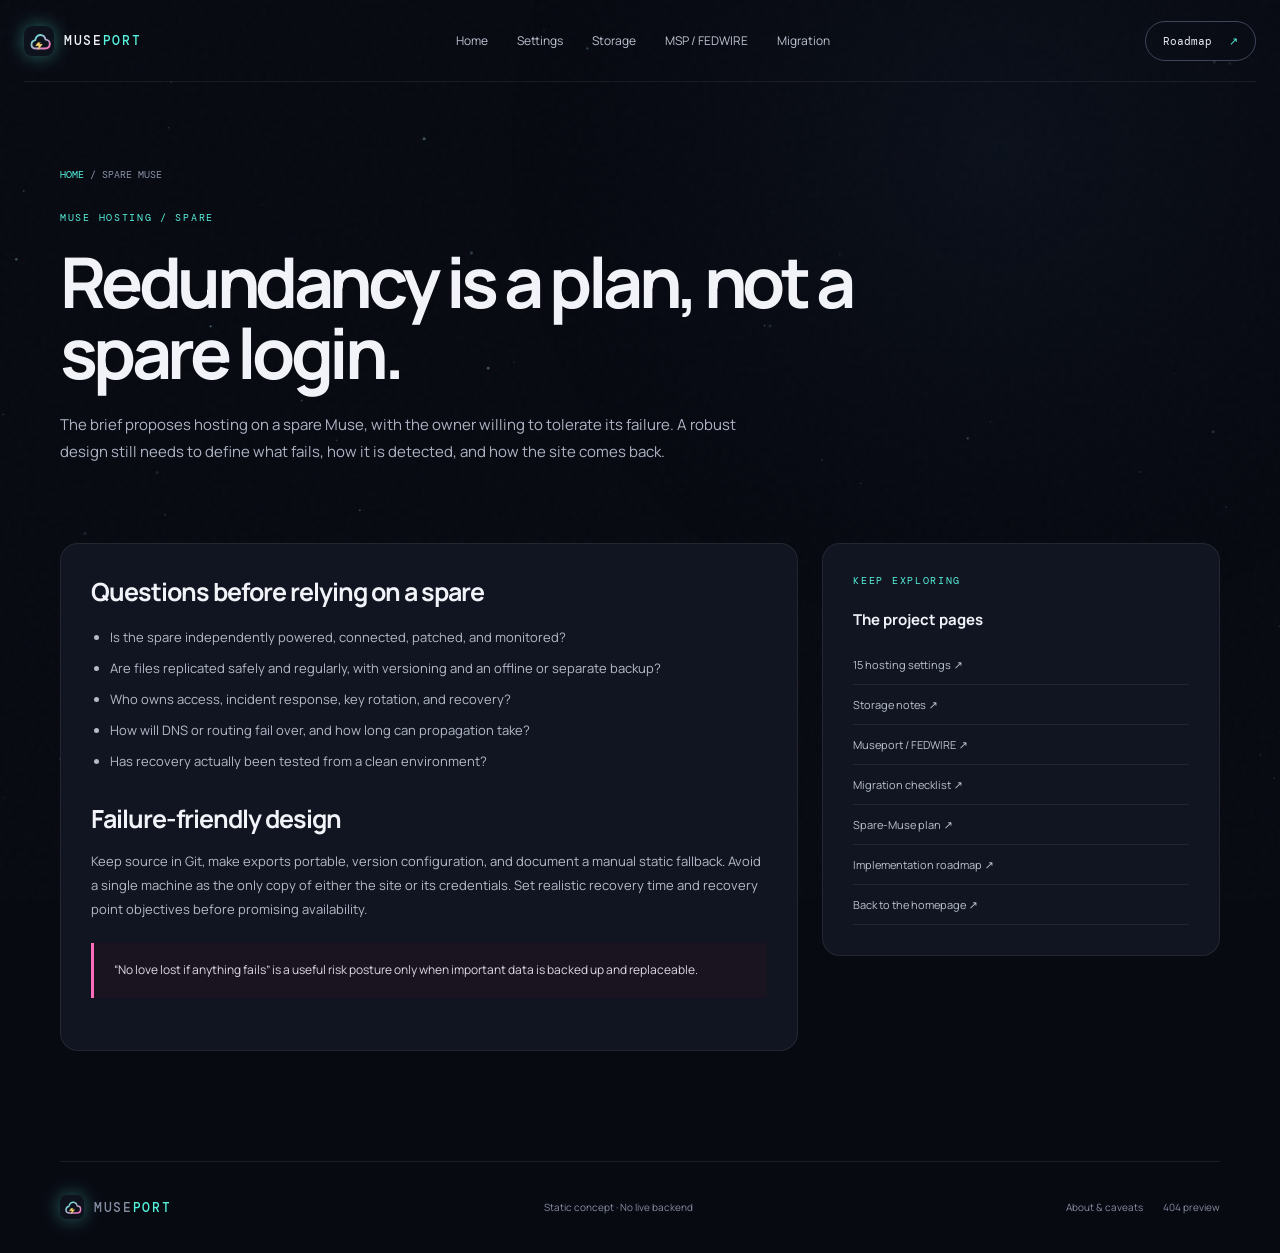
<file: spare-muse.html>
<!doctype html><html lang="en"><head><meta charset="utf-8"><meta name="viewport" content="width=device-width, initial-scale=1"><meta name="theme-color" content="#080a12"><title>Spare Muse — Muse Hosting</title><link rel="icon" type="image/svg+xml" href="assets/favicon.svg"><link rel="stylesheet" href="assets/site.css"></head><body><canvas class="starfield" aria-hidden="true"></canvas><div class="grain" aria-hidden="true"></div><header class="topbar"><a class="brand" href="index.html"><img src="assets/favicon.svg" width="30" height="30" alt=""><span>MUSE<span class="brand-light">PORT</span></span></a><nav aria-label="Main navigation"><a href="index.html">Home</a><a href="settings.html">Settings</a><a href="storage.html">Storage</a><a href="protocol.html">MSP / FEDWIRE</a><a href="migration.html">Migration</a></nav><a class="nav-cta" href="roadmap.html">Roadmap <span>↗</span></a></header><main class="wrap"><section class="subhero"><div class="breadcrumb"><a href="index.html">HOME</a> / SPARE MUSE</div><p class="eyebrow">MUSE HOSTING / SPARE</p><h1>Redundancy is a plan, not a spare login.</h1><p class="lede">The brief proposes hosting on a spare Muse, with the owner willing to tolerate its failure. A robust design still needs to define what fails, how it is detected, and how the site comes back.</p></section><section class="content-grid"><article class="article"><h2>Questions before relying on a spare</h2><ul><li>Is the spare independently powered, connected, patched, and monitored?</li><li>Are files replicated safely and regularly, with versioning and an offline or separate backup?</li><li>Who owns access, incident response, key rotation, and recovery?</li><li>How will DNS or routing fail over, and how long can propagation take?</li><li>Has recovery actually been tested from a clean environment?</li></ul><h2>Failure-friendly design</h2><p>Keep source in Git, make exports portable, version configuration, and document a manual static fallback. Avoid a single machine as the only copy of either the site or its credentials. Set realistic recovery time and recovery point objectives before promising availability.</p><div class="callout">“No love lost if anything fails” is a useful risk posture only when important data is backed up and replaceable.</div></article><aside class="side-card"><p class="eyebrow">KEEP EXPLORING</p><h3>The project pages</h3><a href="settings.html">15 hosting settings ↗</a><a href="storage.html">Storage notes ↗</a><a href="protocol.html">Museport / FEDWIRE ↗</a><a href="migration.html">Migration checklist ↗</a><a href="spare-muse.html">Spare-Muse plan ↗</a><a href="roadmap.html">Implementation roadmap ↗</a><a href="index.html">Back to the homepage ↗</a></aside></section></main><footer class="footer wrap page-footer"><a class="brand" href="index.html"><img src="assets/favicon.svg" width="24" height="24" alt=""><span>MUSE<span class="brand-light">PORT</span></span></a><p>Static concept · No live backend</p><div><a href="about.html">About &amp; caveats</a><a href="404.html">404 preview</a></div></footer><script src="assets/site.js" defer></script></body></html>
</file>
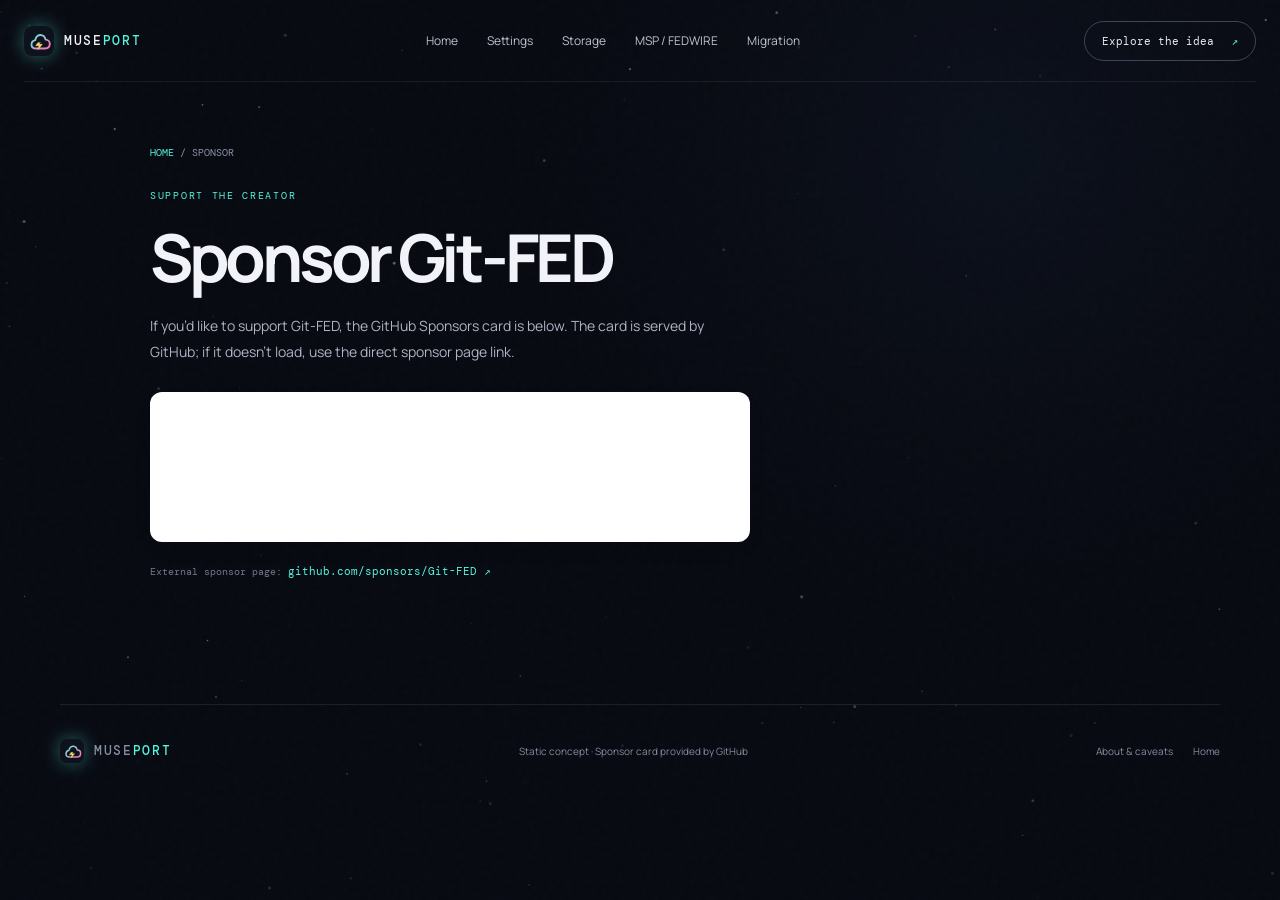
<file: sponsor.html>
<!DOCTYPE html>
<html lang="en">
<head>
<meta charset="UTF-8">
<meta name="viewport" content="width=device-width, initial-scale=1">
<meta name="theme-color" content="#080a12">
<title>Sponsor Git-FED — Muse Hosting</title>
<link rel="icon" type="image/svg+xml" href="assets/favicon.svg">
<link rel="stylesheet" href="assets/site.css">
<style>
  .sponsor-wrap { min-height: 68vh; display: grid; place-items: center; padding: 48px 0 90px; }
  .sponsor-content { width: min(720px, 100%); }
  .sponsor-content h1 { font-size: clamp(42px, 6vw, 66px); }
  .sponsor-note { max-width: 580px; color: #aeb4c4; line-height: 1.8; font-size: 14px; margin-bottom: 28px; }
  .gh-sponsor-card {
    /* ---- tuning knobs ---- */
    --card-w: 600px;
    --card-h: 225px;
    --crop: 150px;
    /* ---------------------- */
    position: relative;
    width: var(--card-w);
    max-width: 100%;
    height: var(--crop);
    overflow: hidden;
    border-radius: 12px;
    background: #fff;
    box-shadow: 0 1px 2px rgba(0,0,0,.06), 0 8px 24px -10px rgba(0,0,0,.18);
    transition: transform .18s ease, box-shadow .18s ease;
  }
  .gh-sponsor-card iframe {
    display: block; border: 0; margin: 0;
    width: var(--card-w); height: var(--card-h);
    color-scheme: light dark; background: transparent;
  }
  .gh-sponsor-card:hover {
    transform: translateY(-2px);
    box-shadow: 0 2px 4px rgba(0,0,0,.07), 0 14px 32px -12px rgba(0,0,0,.25);
  }
  @media (prefers-color-scheme: dark) {
    .gh-sponsor-card { background: #0d1117; box-shadow: 0 0 0 1px rgba(255,255,255,.06), 0 8px 24px -10px rgba(0,0,0,.6); }
  }
  @media (prefers-reduced-motion: reduce) {
    .gh-sponsor-card { transition: none; }
    .gh-sponsor-card:hover { transform: none; }
  }
  @media (max-width: 640px) {
    .gh-sponsor-card { --s: .72; width: calc(var(--card-w) * var(--s)); height: calc(var(--crop) * var(--s)); }
    .gh-sponsor-card iframe { transform: scale(var(--s)); transform-origin: 0 0; }
  }
</style>
</head>
<body>
  <canvas class="starfield" aria-hidden="true"></canvas><div class="grain" aria-hidden="true"></div>
  <header class="topbar">
    <a class="brand" href="index.html" aria-label="Muse Hosting home"><img src="assets/favicon.svg" alt="" width="30" height="30"><span>MUSE<span class="brand-light">PORT</span></span></a>
    <nav aria-label="Main navigation"><a href="index.html">Home</a><a href="settings.html">Settings</a><a href="storage.html">Storage</a><a href="protocol.html">MSP / FEDWIRE</a><a href="migration.html">Migration</a></nav>
    <a class="nav-cta" href="roadmap.html">Explore the idea <span>↗</span></a>
  </header>
  <main class="wrap">
    <section class="subhero sponsor-wrap">
      <div class="sponsor-content">
        <div class="breadcrumb"><a href="index.html">HOME</a> / SPONSOR</div>
        <p class="eyebrow">SUPPORT THE CREATOR</p>
        <h1>Sponsor Git-FED</h1>
        <p class="sponsor-note">If you’d like to support Git-FED, the GitHub Sponsors card is below. The card is served by GitHub; if it doesn’t load, use the direct sponsor page link.</p>
        <div class="gh-sponsor-card">
          <iframe
            src="https://github.com/sponsors/Git-FED/card"
            title="Sponsor Git-FED"
            width="600" height="225"
            frameborder="0" scrolling="no"
            loading="lazy"
            referrerpolicy="no-referrer-when-downgrade"
          ></iframe>
          <noscript><a href="https://github.com/sponsors/Git-FED">Sponsor Git-FED on GitHub</a></noscript>
        </div>
        <p class="tiny-note">External sponsor page: <a class="text-link" href="https://github.com/sponsors/Git-FED" target="_blank" rel="noopener noreferrer">github.com/sponsors/Git-FED ↗</a></p>
      </div>
    </section>
  </main>
  <footer class="footer wrap page-footer"><a class="brand" href="index.html"><img src="assets/favicon.svg" width="24" height="24" alt=""><span>MUSE<span class="brand-light">PORT</span></span></a><p>Static concept · Sponsor card provided by GitHub</p><div><a href="about.html">About &amp; caveats</a><a href="index.html">Home</a></div></footer>
  <script src="assets/site.js" defer></script>
</body>
</html>
</file>
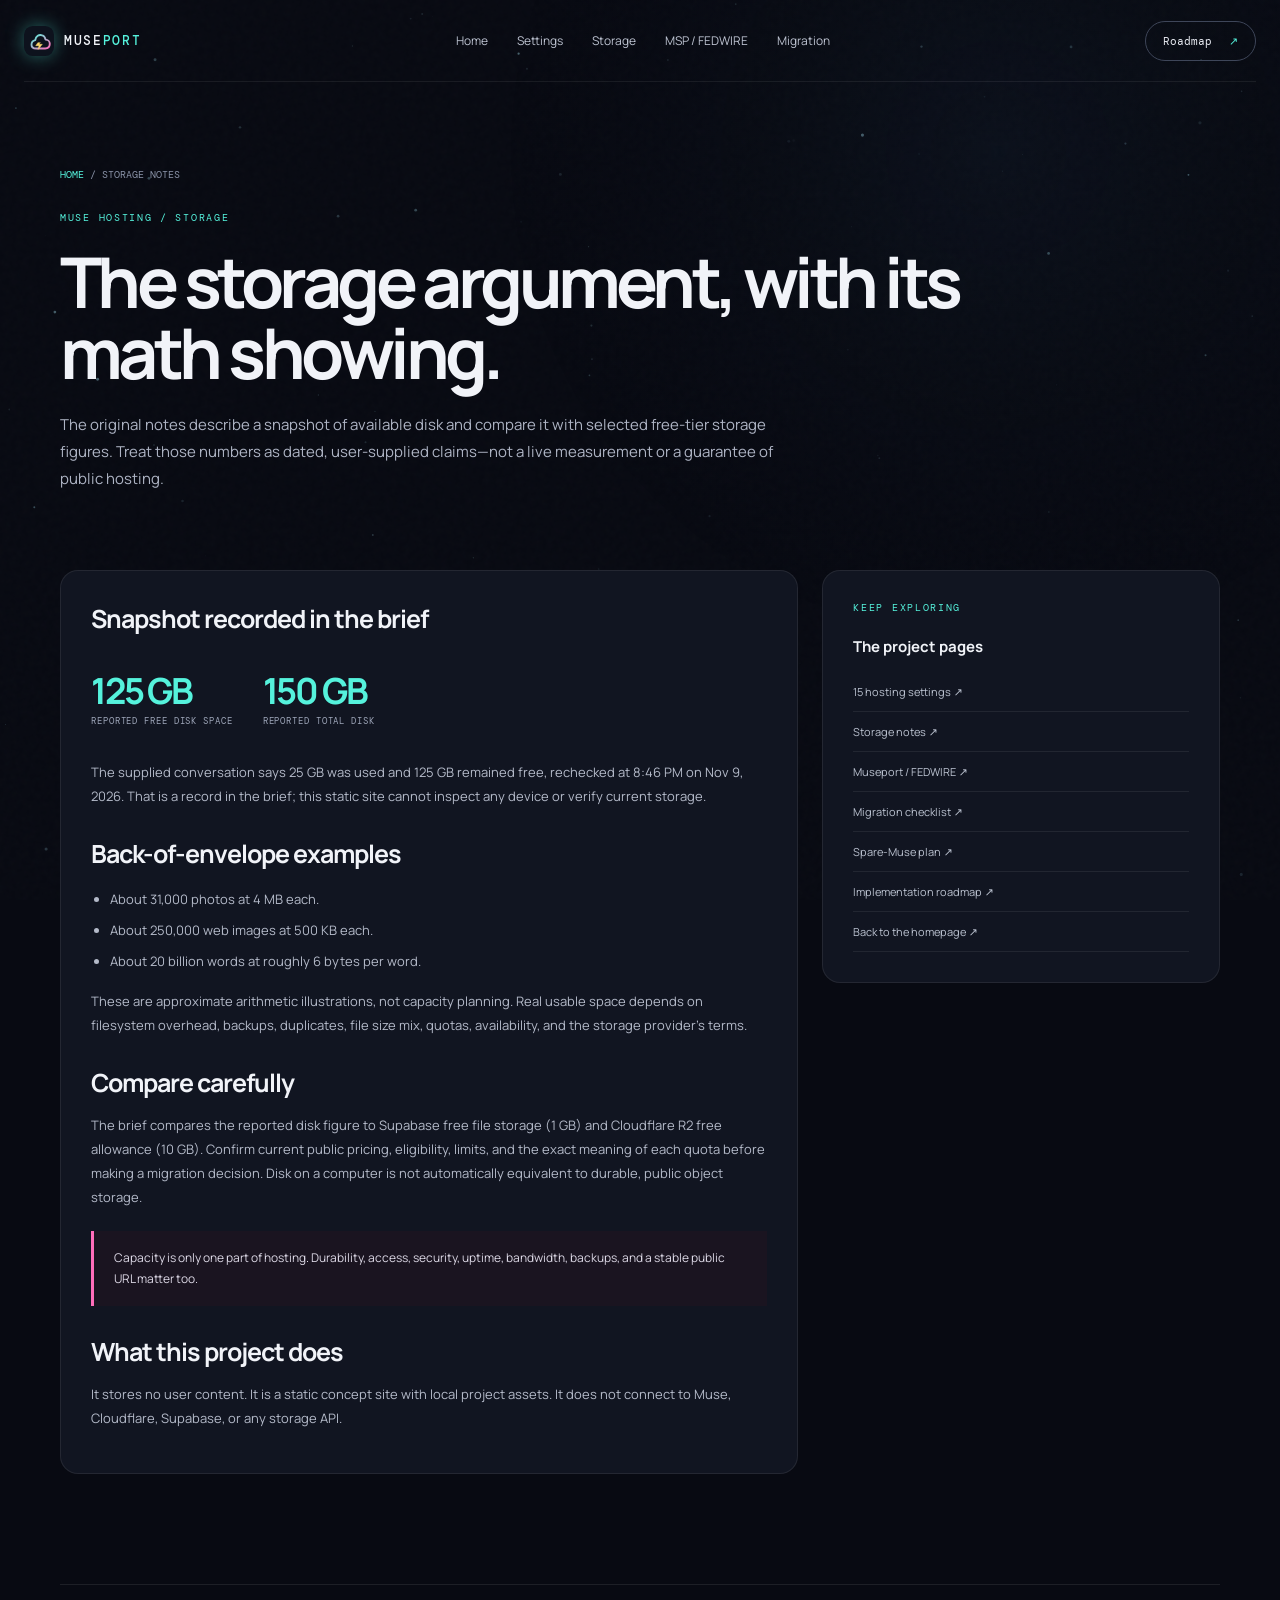
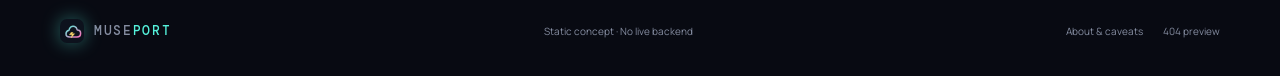
<file: storage.html>
<!doctype html><html lang="en"><head><meta charset="utf-8"><meta name="viewport" content="width=device-width, initial-scale=1"><meta name="theme-color" content="#080a12"><title>Storage Notes — Muse Hosting</title><link rel="icon" type="image/svg+xml" href="assets/favicon.svg"><link rel="stylesheet" href="assets/site.css"></head><body><canvas class="starfield" aria-hidden="true"></canvas><div class="grain" aria-hidden="true"></div><header class="topbar"><a class="brand" href="index.html"><img src="assets/favicon.svg" width="30" height="30" alt=""><span>MUSE<span class="brand-light">PORT</span></span></a><nav aria-label="Main navigation"><a href="index.html">Home</a><a href="settings.html">Settings</a><a href="storage.html">Storage</a><a href="protocol.html">MSP / FEDWIRE</a><a href="migration.html">Migration</a></nav><a class="nav-cta" href="roadmap.html">Roadmap <span>↗</span></a></header><main class="wrap"><section class="subhero"><div class="breadcrumb"><a href="index.html">HOME</a> / STORAGE NOTES</div><p class="eyebrow">MUSE HOSTING / STORAGE</p><h1>The storage argument, with its math showing.</h1><p class="lede">The original notes describe a snapshot of available disk and compare it with selected free-tier storage figures. Treat those numbers as dated, user-supplied claims—not a live measurement or a guarantee of public hosting.</p></section><section class="content-grid"><article class="article"><h2>Snapshot recorded in the brief</h2><div class="stat-row"><div><div class="stat">125 GB</div><div class="stat-label">REPORTED FREE DISK SPACE</div></div><div><div class="stat">150 GB</div><div class="stat-label">REPORTED TOTAL DISK</div></div></div><p>The supplied conversation says 25 GB was used and 125 GB remained free, rechecked at 8:46 PM on Nov 9, 2026. That is a record in the brief; this static site cannot inspect any device or verify current storage.</p><h2>Back-of-envelope examples</h2><ul><li>About 31,000 photos at 4 MB each.</li><li>About 250,000 web images at 500 KB each.</li><li>About 20 billion words at roughly 6 bytes per word.</li></ul><p>These are approximate arithmetic illustrations, not capacity planning. Real usable space depends on filesystem overhead, backups, duplicates, file size mix, quotas, availability, and the storage provider’s terms.</p><h2>Compare carefully</h2><p>The brief compares the reported disk figure to Supabase free file storage (1 GB) and Cloudflare R2 free allowance (10 GB). Confirm current public pricing, eligibility, limits, and the exact meaning of each quota before making a migration decision. Disk on a computer is not automatically equivalent to durable, public object storage.</p><div class="callout">Capacity is only one part of hosting. Durability, access, security, uptime, bandwidth, backups, and a stable public URL matter too.</div><h2>What this project does</h2><p>It stores no user content. It is a static concept site with local project assets. It does not connect to Muse, Cloudflare, Supabase, or any storage API.</p></article><aside class="side-card"><p class="eyebrow">KEEP EXPLORING</p><h3>The project pages</h3><a href="settings.html">15 hosting settings ↗</a><a href="storage.html">Storage notes ↗</a><a href="protocol.html">Museport / FEDWIRE ↗</a><a href="migration.html">Migration checklist ↗</a><a href="spare-muse.html">Spare-Muse plan ↗</a><a href="roadmap.html">Implementation roadmap ↗</a><a href="index.html">Back to the homepage ↗</a></aside></section></main><footer class="footer wrap page-footer"><a class="brand" href="index.html"><img src="assets/favicon.svg" width="24" height="24" alt=""><span>MUSE<span class="brand-light">PORT</span></span></a><p>Static concept · No live backend</p><div><a href="about.html">About &amp; caveats</a><a href="404.html">404 preview</a></div></footer><script src="assets/site.js" defer></script></body></html>
</file>
<file: assets/site.css>
@import url('https://fonts.googleapis.com/css2?family=DM+Mono:wght@400;500&family=Manrope:wght@400;500;600;700;800&display=swap');
:root{--bg:#080a12;--panel:#111522;--panel2:#151a2a;--ink:#f1f3f8;--muted:#a2a9bc;--line:#282e40;--cyan:#55f2dc;--pink:#ff6dba;--yellow:#fbd76d;--mono:'DM Mono',monospace;--sans:'Manrope',system-ui,sans-serif}*{box-sizing:border-box}html{scroll-behavior:smooth}body{margin:0;background:var(--bg);color:var(--ink);font-family:var(--sans);overflow-x:hidden}a{color:inherit;text-decoration:none}.starfield{position:fixed;inset:0;width:100%;height:100%;z-index:-2;pointer-events:none}.grain{position:fixed;inset:0;z-index:-1;pointer-events:none;opacity:.08;background-image:url("data:image/svg+xml,%3Csvg viewBox='0 0 180 180' xmlns='http://www.w3.org/2000/svg'%3E%3Cfilter id='n'%3E%3CfeTurbulence type='fractalNoise' baseFrequency='.8' numOctaves='3' stitchTiles='stitch'/%3E%3C/filter%3E%3Crect width='100%25' height='100%25' filter='url(%23n)' opacity='.25'/%3E%3C/svg%3E")}.wrap{width:min(1160px,calc(100% - 48px));margin-inline:auto}.topbar{height:82px;display:flex;align-items:center;justify-content:space-between;width:min(1320px,calc(100% - 48px));margin:auto;border-bottom:1px solid #ffffff12}.brand{display:inline-flex;align-items:center;gap:10px;font:500 13px var(--mono);letter-spacing:.13em}.brand img{filter:drop-shadow(0 0 9px #55f2dc66)}.brand-light{color:var(--cyan)}nav{display:flex;gap:29px;color:#bdc3d1;font-size:12px}nav a:hover,.footer a:hover{color:var(--cyan)}.nav-cta{font:11px var(--mono);border:1px solid #3e4659;border-radius:99px;padding:12px 17px;color:#e8ebf2}.nav-cta span{color:var(--cyan);margin-left:10px}.hero{display:grid;grid-template-columns:1fr 1.05fr;align-items:center;min-height:620px;padding:52px 0 55px;gap:28px}.hero-copy{position:relative;z-index:1}.eyebrow{font:10px var(--mono);letter-spacing:.17em;color:var(--cyan);margin:0 0 22px}.pulse-dot{display:inline-block;width:7px;height:7px;border-radius:50%;background:var(--pink);margin-right:8px;box-shadow:0 0 14px var(--pink);animation:pulse 1.8s infinite}h1{font-size:clamp(48px,6vw,78px);line-height:1.02;letter-spacing:-.065em;margin:0 0 22px;font-weight:700}h1 em{font-style:normal;color:var(--cyan);text-shadow:0 0 36px #55f2dc2a}.lede{max-width:480px;color:#aeb4c4;line-height:1.8;font-size:15px}.hero-actions{display:flex;gap:11px;flex-wrap:wrap;margin:30px 0 18px}.button{display:inline-flex;align-items:center;gap:19px;border-radius:99px;padding:15px 20px;font-size:12px;font-weight:700;transition:.25s transform,.25s box-shadow}.button:hover{transform:translateY(-3px)}.button-primary{background:var(--cyan);color:#07110f;box-shadow:0 0 28px #55f2dc22}.button-primary:hover{box-shadow:0 0 35px #55f2dc65}.button-quiet{border:1px solid #363d50;color:#e1e4ec}.button-quiet span{color:var(--pink)}.tiny-note{font:10px var(--mono);color:#727a8d}.hero-art{position:relative;min-width:0;animation:float 7s ease-in-out infinite}.hero-art img{width:100%;display:block;border-radius:28px;border:1px solid #a5f9ec22;box-shadow:0 20px 90px #0008;mask-image:linear-gradient(to right,transparent 0%,black 13%,black 100%)}.float-stamp{position:absolute;top:10%;right:2%;background:var(--yellow);color:#191408;width:72px;height:72px;border-radius:50%;display:grid;place-content:center;text-align:center;font:10px/1.15 var(--mono);transform:rotate(10deg);box-shadow:0 0 24px #fbd76d66}.art-caption{position:absolute;bottom:9%;left:8%;font:9px var(--mono);letter-spacing:.08em;color:#d2d6e5}.ticker{overflow:hidden;border-block:1px solid #252b3b;background:#0c0f19;padding:14px 0;transform:rotate(-1deg) scale(1.02)}.ticker-track{display:flex;justify-content:space-around;min-width:900px;gap:34px;white-space:nowrap;font:10px var(--mono);letter-spacing:.14em;color:#aeb5c7;animation:marquee 32s linear infinite}.ticker b{color:var(--pink)}.intro{display:grid;grid-template-columns:1fr 1fr;align-items:end;padding:125px 0 55px;gap:50px}.intro h2,.bottom-cta h2{font-size:clamp(34px,4vw,51px);line-height:1.08;letter-spacing:-.05em;margin:0}.intro-text{max-width:480px;color:#aeb4c4;line-height:1.8;font-size:14px}.text-link{display:inline-block;margin-top:12px;color:var(--cyan);font:11px var(--mono)}.feature-grid{display:grid;grid-template-columns:repeat(2,1fr);gap:16px}.feature-card{position:relative;min-height:330px;overflow:hidden;border-radius:20px;padding:29px;background:linear-gradient(145deg,#141a29,#0e111b);border:1px solid #ffffff12;transition:transform .3s,border .3s}.feature-card:hover{transform:translateY(-5px);border-color:#55f2dc66}.card-a{background:radial-gradient(ellipse at 85% 85%,#172f3a 0,transparent 48%),#111622}.card-b{background:radial-gradient(ellipse at 85% 85%,#331a34 0,transparent 45%),#111622}.card-c{background:radial-gradient(ellipse at 85% 85%,#163533 0,transparent 45%),#111622}.card-d{background:radial-gradient(ellipse at 85% 85%,#332d1a 0,transparent 45%),#111622}.card-icon{font-size:21px;color:var(--cyan);margin-bottom:25px}.card-kicker{font:9px var(--mono);letter-spacing:.13em;color:#929bb0}.feature-card h3{font-size:28px;letter-spacing:-.05em;line-height:1.12;margin:12px 0}.feature-card>p:not(.card-kicker){font-size:12px;line-height:1.7;color:#a5adbf;max-width:280px}.card-link{position:absolute;bottom:25px;left:29px;font:10px var(--mono);color:var(--cyan)}.card-mascot{position:absolute;width:160px;height:160px;object-fit:cover;border-radius:50%;right:0;bottom:-12px;mix-blend-mode:screen;mask-image:radial-gradient(circle,black 40%,transparent 72%)}.orbit-art{position:absolute;right:40px;bottom:20px;width:120px;height:120px;border:1px solid #ff6dba66;border-radius:50%;display:grid;place-items:center;color:var(--pink);font-size:48px;animation:spin 24s linear infinite}.orbit-art:before,.orbit-art:after{content:'';position:absolute;inset:15px;border:1px dashed #ff6dba55;border-radius:50%}.orbit-art:after{inset:-12px 32px;transform:rotate(45deg)}.mini-terminal{position:absolute;right:20px;bottom:35px;padding:15px 17px;border:1px solid #55f2dc44;background:#080d13;border-radius:8px;font:9px var(--mono);color:#89bfb7;transform:rotate(-5deg)}.mini-terminal i{display:block;color:var(--pink);margin-top:9px;font-style:normal}.tiny-cloud{position:absolute;right:30px;bottom:5px;color:#fbd76d;font-size:110px;filter:drop-shadow(0 0 20px #fbd76d44);animation:float 5s infinite}.tiny-cloud small{position:absolute;font:9px var(--mono);right:4px;bottom:33px;color:#111}.quote-band{display:flex;align-items:center;gap:34px;padding:56px 45px;margin-top:90px;border:1px solid #ffffff15;border-radius:24px;background:linear-gradient(100deg,#111723,#12111b)}.quote-band>img{width:120px;height:120px;object-fit:cover;border-radius:50%}.quote-band blockquote{font-size:clamp(22px,3vw,34px);letter-spacing:-.04em;margin:0;max-width:700px}.quote-note{font-size:12px;color:#a7afc0}.round-arrow{margin-left:auto;flex:none;border:1px solid #687086;border-radius:50%;width:44px;height:44px;display:grid;place-items:center;color:var(--cyan)}.bottom-cta{text-align:center;padding:120px 0}.bottom-cta h2{margin-bottom:28px}.footer{min-height:92px;border-top:1px solid #ffffff16;display:flex;align-items:center;justify-content:space-between;gap:20px;color:#858da1;font-size:10px}.footer>div{display:flex;gap:20px}.subhero{padding:86px 0 48px;max-width:900px}.subhero h1{font-size:clamp(43px,6vw,70px);max-width:900px}.subhero .lede{max-width:720px}.content-grid{display:grid;grid-template-columns:1.3fr .7fr;gap:24px;padding:15px 0 100px}.article,.side-card{border:1px solid #ffffff14;background:#111521;border-radius:18px;padding:30px}.article h2{font-size:25px;letter-spacing:-.04em;margin:28px 0 10px}.article h2:first-child{margin-top:0}.article p,.article li{font-size:13px;line-height:1.85;color:#b4bac9}.article ul{padding-left:19px}.article li{margin:7px 0}.callout{border-left:3px solid var(--pink);background:#1a1420;padding:17px 20px;color:#dcd8e5;font-size:12px;line-height:1.7;margin:22px 0}.stat{font-size:36px;color:var(--cyan);font-weight:700;letter-spacing:-.06em}.stat-label{font:9px var(--mono);color:#9ea6b9;letter-spacing:.1em}.stat-row{display:flex;gap:30px;flex-wrap:wrap;padding:20px 0}.side-card{height:max-content;position:sticky;top:20px}.side-card h3{font-size:15px}.side-card a{display:block;padding:12px 0;border-bottom:1px solid #ffffff12;color:#bbc2d0;font-size:11px}.side-card a:hover{color:var(--cyan)}.setting-list{display:grid;grid-template-columns:repeat(2,1fr);gap:10px;margin:20px 0}.setting-item{padding:15px;background:#171c2a;border:1px solid #ffffff10;border-radius:12px}.setting-item b{display:block;color:var(--cyan);font:10px var(--mono);margin-bottom:7px}.setting-item span{font-size:11px;color:#bbc2ce;line-height:1.5}.breadcrumb{font:10px var(--mono);color:#8992a7;margin-bottom:30px}.breadcrumb a{color:var(--cyan)}.notfound{text-align:center;padding:120px 20px}.notfound .big404{font-size:100px;color:var(--pink);font-weight:800;line-height:1}.page-footer{margin-top:10px}@keyframes pulse{50%{opacity:.35;box-shadow:0 0 4px var(--pink)}}@keyframes float{50%{transform:translateY(-10px)}}@keyframes marquee{to{transform:translateX(-50%)}}@keyframes spin{to{transform:rotate(360deg)}}
@media(max-width:760px){.topbar{height:auto;min-height:72px;flex-wrap:wrap;padding:15px 0;gap:14px}.topbar nav{order:3;width:100%;overflow:auto;gap:20px;padding:5px 0}.nav-cta{margin-left:auto}.hero{grid-template-columns:1fr;padding-top:65px;min-height:0}.hero-art{max-width:620px;margin:0 auto}.hero-art img{mask-image:none}.intro{grid-template-columns:1fr;padding-top:90px;gap:20px}.feature-grid{grid-template-columns:1fr}.feature-card{min-height:310px}.quote-band{padding:28px;gap:20px}.quote-band>img{width:80px;height:80px}.footer{padding:22px 0;flex-wrap:wrap}.content-grid{grid-template-columns:1fr}.side-card{position:static;order:-1}.subhero{padding-top:60px}.setting-list{grid-template-columns:1fr 1fr}}@media(max-width:470px){.wrap{width:calc(100% - 32px)}.topbar{width:calc(100% - 32px)}.nav-cta{font-size:9px;padding:10px 12px}.hero h1{font-size:49px}.hero-actions{align-items:stretch;flex-direction:column}.button{justify-content:space-between}.feature-card{padding:23px}.card-link{left:23px}.quote-band{align-items:flex-start;flex-wrap:wrap}.round-arrow{margin-left:auto}.setting-list{grid-template-columns:1fr}.footer>div{width:100%}}
@media(prefers-reduced-motion:reduce){*,*::before,*::after{animation-duration:.01ms!important;animation-iteration-count:1!important;scroll-behavior:auto!important;transition-duration:.01ms!important}}
.promo-poster{position:relative;overflow:hidden;border-radius:22px;margin-top:56px;border:1px solid #55f2dc33;min-height:270px;background:#101522;box-shadow:0 18px 70px #0006}.promo-poster>img{display:block;width:100%;height:100%;min-height:270px;object-fit:cover;opacity:.9}.promo-poster-copy{position:absolute;inset:0;display:flex;flex-direction:column;justify-content:center;padding:35px 6%;background:linear-gradient(90deg,#080b13 0%,#080b13dd 30%,transparent 78%)}.promo-poster-copy h2{font-size:clamp(27px,4vw,44px);line-height:1.05;letter-spacing:-.05em;margin:0 0 15px}.promo-poster-copy .eyebrow{margin-bottom:10px}.promo-gallery{display:grid;grid-template-columns:repeat(2,minmax(0,1fr));gap:18px;padding:0 0 55px}.promo-gallery figure{margin:0;overflow:hidden;border-radius:18px;border:1px solid #ffffff16;background:#111521;transition:transform .3s,border .3s}.promo-gallery figure:hover{transform:translateY(-4px);border-color:#55f2dc66}.promo-gallery figure img{display:block;width:100%;aspect-ratio:1/1;object-fit:cover;background:#0c101a}.promo-gallery .promo-wide{grid-column:1/-1}.promo-gallery .promo-wide img{aspect-ratio:21/9}.promo-gallery figcaption{display:flex;flex-direction:column;gap:8px;padding:16px 18px}.promo-gallery figcaption span{font:9px var(--mono);letter-spacing:.12em;color:var(--cyan)}.promo-gallery figcaption b{font-size:13px;color:#e6e9f1;font-weight:600}@media(max-width:650px){.promo-gallery{grid-template-columns:1fr}.promo-gallery .promo-wide{grid-column:auto}.promo-gallery .promo-wide img{aspect-ratio:16/9}.promo-poster-copy{padding:24px;background:linear-gradient(90deg,#080b13ee 0%,#080b13c0 68%,transparent 100%)}.promo-poster-copy .button{max-width:240px}}
.promo-poster-copy{align-items:flex-start}.promo-poster-copy .button{align-self:flex-start;width:auto}

.echoed-server-link{display:inline-flex;align-items:center;white-space:nowrap;border-radius:9px;padding:10px 13px;background:#5865f2;color:#fff;font-size:10px;font-weight:700;transition:background .2s,transform .2s,box-shadow .2s}.echoed-server-link:hover{background:#4752c4;transform:translateY(-1px);box-shadow:0 7px 20px #5865f244}
@media(prefers-reduced-motion:reduce){.echoed-server-link{transition:none}}
</file>
